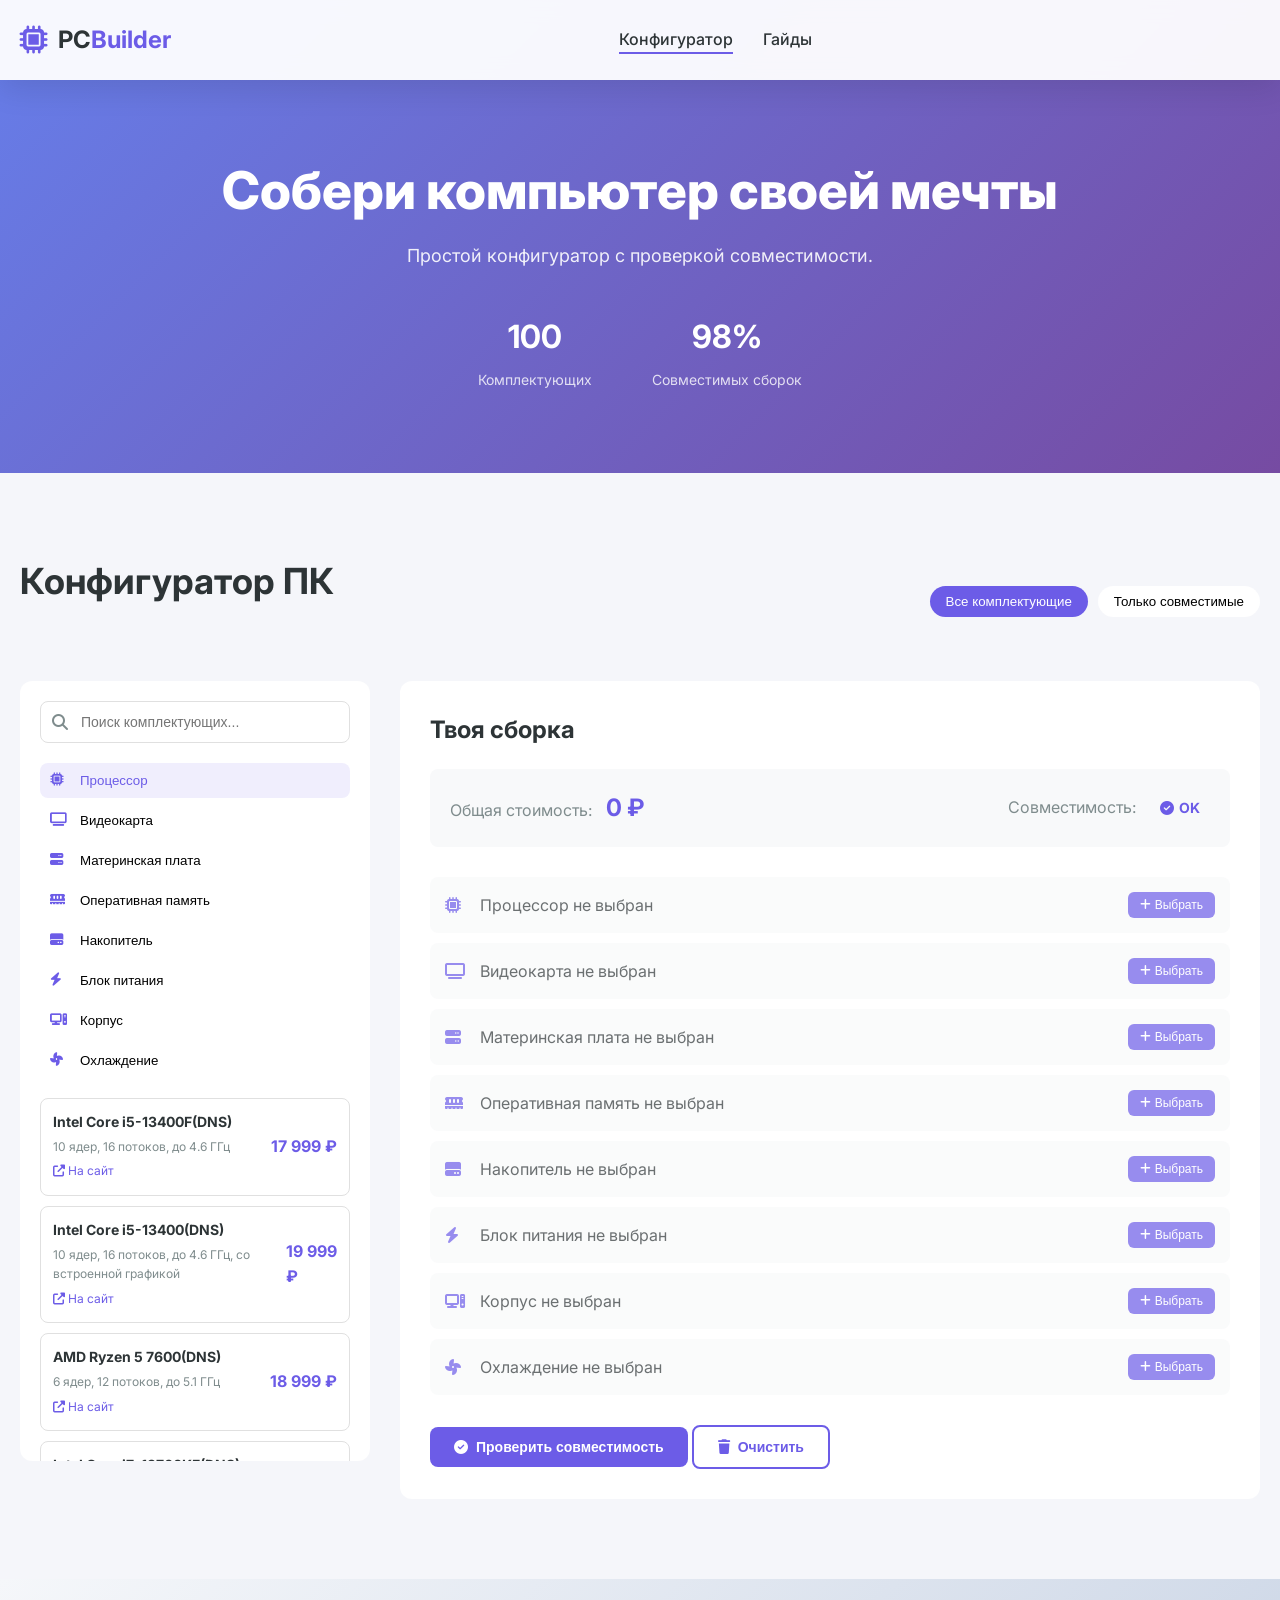
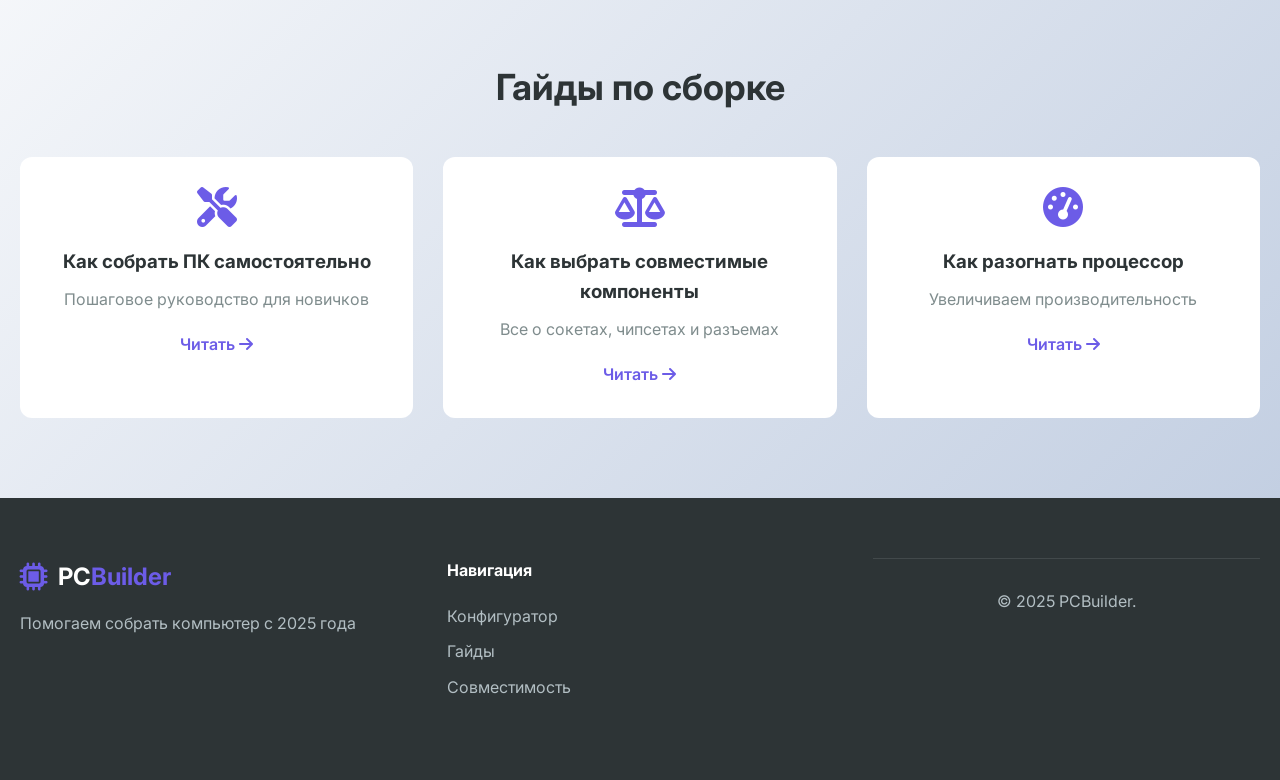
<file: сайт помощник вариант 1/index.html>
<!DOCTYPE html>
<html lang="ru">
<head>
    <meta charset="UTF-8">
    <meta name="viewport" content="width=device-width, initial-scale=1.0">
    <title>PC Builder | Собери свой компьютер</title>
    <link rel="preconnect" href="https://fonts.googleapis.com">
    <link rel="preconnect" href="https://fonts.gstatic.com" crossorigin>
    <link href="https://fonts.googleapis.com/css2?family=Inter:wght@400;500;600;700;800&display=swap" rel="stylesheet">
    <link rel="stylesheet" href="https://cdnjs.cloudflare.com/ajax/libs/font-awesome/6.4.0/css/all.min.css">
    
    <link rel="stylesheet" href="сайт помощник.css">
</head>
<body>
    <header class="header">
        <div class="container">
            <div class="header__inner">
                <div class="logo">
                    <i class="fas fa-microchip"></i>
                    <span>PC<span class="highlight">Builder</span></span>
                </div>
                
                <nav class="nav">
                    <ul class="nav__list">
                        <li><a href="#configurator" class="nav__link active">Конфигуратор</a></li>
                        <li><a href="#guides" class="nav__link">Гайды</a></li>
                    </ul>
                </nav>
                
                <div class="header__actions">
                        <span></span>
                        <span></span>
                        <span></span>
                    </button>
                </div>
            </div>
        </div>
    </header>

    <main>
        <section class="hero">
            <div class="container">
                <div class="hero__content">
                    <h1 class="hero__title">
                        Собери компьютер своей мечты
                    </h1>
                    <p class="hero__subtitle">
                        Простой конфигуратор с проверкой совместимости. 
                    </p>
                    <div class="hero__stats">
                        <div class="stat-item">
                            <span class="stat-number">100</span>
                            <span class="stat-label">Комплектующих</span>
                        </div>
                        <div class="stat-item">
                            <span class="stat-number">98%</span>
                            <span class="stat-label">Совместимых сборок</span>
                        </div>
                    </div>
                </div>
            </div>
        </section>
        <section id="configurator" class="configurator">
            <div class="container">
                <div class="configurator__header">
                    <h2 class="section-title">Конфигуратор ПК</h2>
                    <div class="configurator__tabs">
                        <button class="tab-btn active" data-tab="all">Все комплектующие</button>
                        <button class="tab-btn" data-tab="compatible">Только совместимые</button>
                    </div>
                </div>
                <div class="configurator__grid">
                    <div class="components-sidebar">
                        <div class="components-search">
                            <i class="fas fa-search"></i>
                            <input type="text" placeholder="Поиск комплектующих..." id="searchComponents">
                        </div>

                        <div class="components-categories">
                            <button class="category-btn active" data-category="cpu">
                                <i class="fas fa-microchip"></i>
                                Процессор
                            </button>
                            <button class="category-btn" data-category="gpu">
                                <i class="fas fa-tv"></i>
                                Видеокарта
                            </button>
                            <button class="category-btn" data-category="motherboard">
                                <i class="fas fa-server"></i>
                                Материнская плата
                            </button>
                            <button class="category-btn" data-category="ram">
                                <i class="fas fa-memory"></i>
                                Оперативная память
                            </button>
                            <button class="category-btn" data-category="storage">
                                <i class="fas fa-hdd"></i>
                                Накопитель
                            </button>
                            <button class="category-btn" data-category="psu">
                                <i class="fas fa-bolt"></i>
                                Блок питания
                            </button>
                            <button class="category-btn" data-category="case">
                                <i class="fas fa-computer"></i>
                                Корпус
                            </button>
                            <button class="category-btn" data-category="cooler">
                                <i class="fas fa-fan"></i>
                                Охлаждение
                            </button>
                        </div>
                        <div class="components-list" id="componentsList">
                        </div>
                    </div>
                    <div class="build-area">
                        <h3 class="build-area__title">Твоя сборка</h3>
                        
                        <div class="build-summary">
                            <div class="build-stats">
                                <div class="build-stat">
                                    <span class="build-stat__label">Общая стоимость:</span>
                                    <span class="build-stat__value" id="totalPrice">0 ₽</span>
                                </div>
                                <div class="build-stat">
                                    <span class="build-stat__label">Совместимость:</span>
                                    <span class="build-stat__value compatibility-badge" id="compatibilityStatus">
                                        <i class="fas fa-check-circle"></i> OK
                                    </span>
                                </div>
                            </div>
                        </div>

                        <div class="build-components" id="buildComponents">
                            <div class="build-component empty" data-category="cpu">
                                <div class="build-component__info">
                                    <i class="fas fa-microchip"></i>
                                    <span>Процессор не выбран</span>
                                </div>
                                <button class="btn-add" onclick="selectCategory('cpu')">
                                    <i class="fas fa-plus"></i> Выбрать
                                </button>
                            </div>

                            <div class="build-component empty" data-category="gpu">
                                <div class="build-component__info">
                                    <i class="fas fa-tv"></i>
                                    <span>Видеокарта не выбрана</span>
                                </div>
                                <button class="btn-add" onclick="selectCategory('gpu')">
                                    <i class="fas fa-plus"></i> Выбрать
                                </button>
                            </div>

                            <div class="build-component empty" data-category="motherboard">
                                <div class="build-component__info">
                                    <i class="fas fa-server"></i>
                                    <span>Материнская плата не выбрана</span>
                                </div>
                                <button class="btn-add" onclick="selectCategory('motherboard')">
                                    <i class="fas fa-plus"></i> Выбрать
                                </button>
                            </div>

                            <div class="build-component empty" data-category="ram">
                                <div class="build-component__info">
                                    <i class="fas fa-memory"></i>
                                    <span>Оперативная память не выбрана</span>
                                </div>
                                <button class="btn-add" onclick="selectCategory('ram')">
                                    <i class="fas fa-plus"></i> Выбрать
                                </button>
                            </div>

                            <div class="build-component empty" data-category="storage">
                                <div class="build-component__info">
                                    <i class="fas fa-hdd"></i>
                                    <span>Накопитель не выбран</span>
                                </div>
                                <button class="btn-add" onclick="selectCategory('storage')">
                                    <i class="fas fa-plus"></i> Выбрать
                                </button>
                            </div>

                            <div class="build-component empty" data-category="psu">
                                <div class="build-component__info">
                                    <i class="fas fa-bolt"></i>
                                    <span>Блок питания не выбран</span>
                                </div>
                                <button class="btn-add" onclick="selectCategory('psu')">
                                    <i class="fas fa-plus"></i> Выбрать
                                </button>
                            </div>

                            <div class="build-component empty" data-category="case">
                                <div class="build-component__info">
                                    <i class="fas fa-computer"></i>
                                    <span>Корпус не выбран</span>
                                </div>
                                <button class="btn-add" onclick="selectCategory('case')">
                                    <i class="fas fa-plus"></i> Выбрать
                                </button>
                            </div>

                            <div class="build-component empty" data-category="cooler">
                                <div class="build-component__info">
                                    <i class="fas fa-fan"></i>
                                    <span>Охлаждение не выбрано</span>
                                </div>
                                <button class="btn-add" onclick="selectCategory('cooler')">
                                    <i class="fas fa-plus"></i> Выбрать
                                </button>
                            </div>
                        </div>

                        <div class="build-actions">
                            <button class="btn btn--primary" id="checkCompatibility">
                                <i class="fas fa-check-circle"></i> Проверить совместимость
                            </button>
                            <button class="btn btn--outline" onclick="window.location.reload()">
                                <i class="fas fa-trash"></i> Очистить
                            </button>
                        </div>
                    </div>
                </div>
            </div>
        </section>
        <section id="guides" class="guides">
            <div class="container">
                <h2 class="section-title">Гайды по сборке</h2>
                <div class="guides__grid">
                    <div class="guide-card">
                        <i class="fas fa-tools guide-card__icon"></i>
                        <h3>Как собрать ПК самостоятельно</h3>
                        <p>Пошаговое руководство для новичков</p>
                        <a href="как собрать пк.html" class="guide-card__link">Читать <i class="fas fa-arrow-right"></i></a>
                    </div>
                    
                    <div class="guide-card">
                        <i class="fas fa-balance-scale guide-card__icon"></i>
                        <h3>Как выбрать совместимые компоненты</h3>
                        <p>Все о сокетах, чипсетах и разъемах</p>
                        <a href="как выбрать компоненты.html" class="guide-card__link">Читать <i class="fas fa-arrow-right"></i></a>
                    </div>
                    
                    <div class="guide-card">
                        <i class="fas fa-tachometer-alt guide-card__icon"></i>
                        <h3>Как разогнать процессор</h3>
                        <p>Увеличиваем производительность</p>
                        <a href="как разогнать процессор.html" class="guide-card__link">Читать <i class="fas fa-arrow-right"></i></a>
                    </div>
                </div>
            </div>
        </section>
    </main>
    <button class="back-to-top" id="backToTop">
        <i class="fas fa-arrow-up"></i>
    </button>
    <footer class="footer">
        <div class="container">
            <div class="footer__content">
                <div class="footer__info">
                    <div class="logo">
                        <i class="fas fa-microchip"></i>
                        <span>PC<span class="highlight">Builder</span></span>
                    </div>
                    <p>Помогаем собрать компьютер с 2025 года</p>
                </div>
                
                <div class="footer__links">
                    <h4>Навигация</h4>
                    <ul>
                        <li><a href="#configurator">Конфигуратор</a></li>
                        <li><a href="#guides">Гайды</a></li>
                        <li><a href="#compatibility">Совместимость</a></li>
                    </ul>
                </div>           
            <div class="footer__bottom">
                <p>&copy; 2025 PCBuilder.</p>
            </div>
        </div>
    </footer>

    <script src="data.js"></script>
    <script src="configurator.js"></script>
    <script src="script.js"></script>
</body>
</html>
</file>
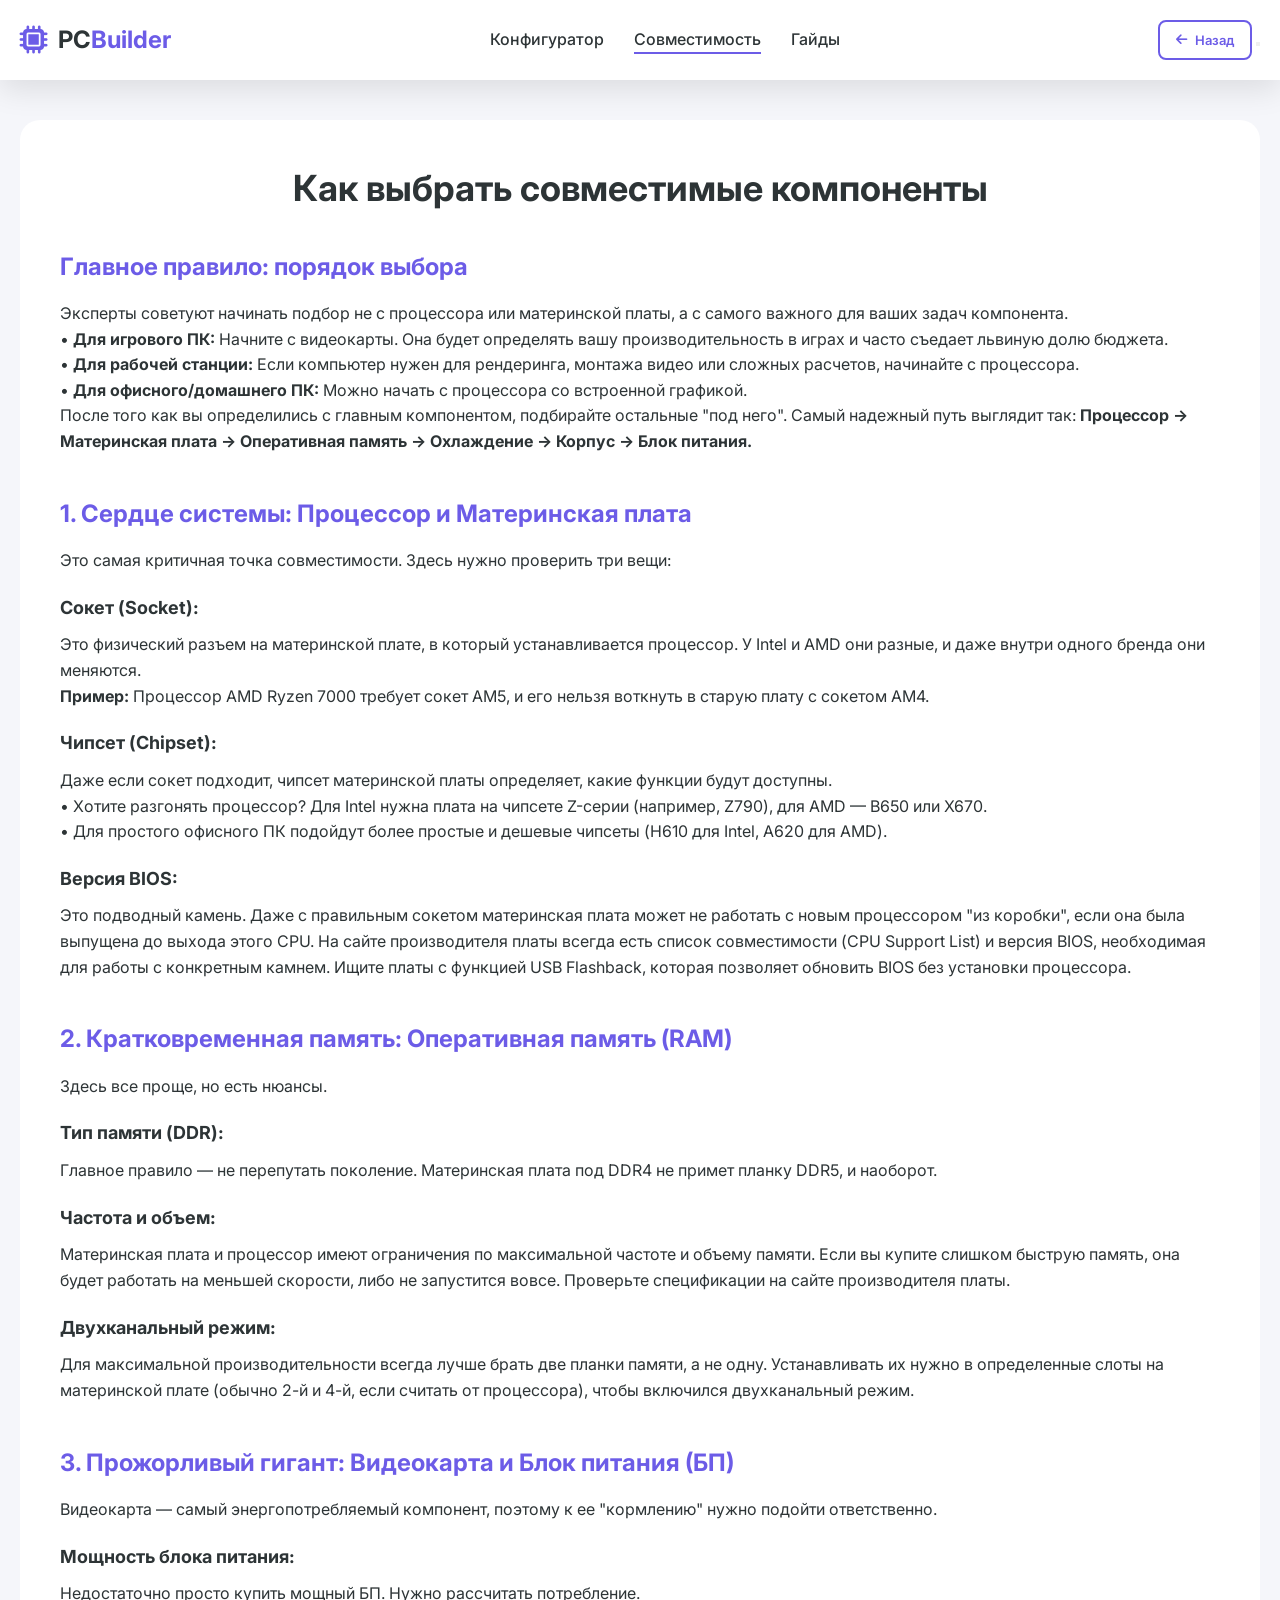
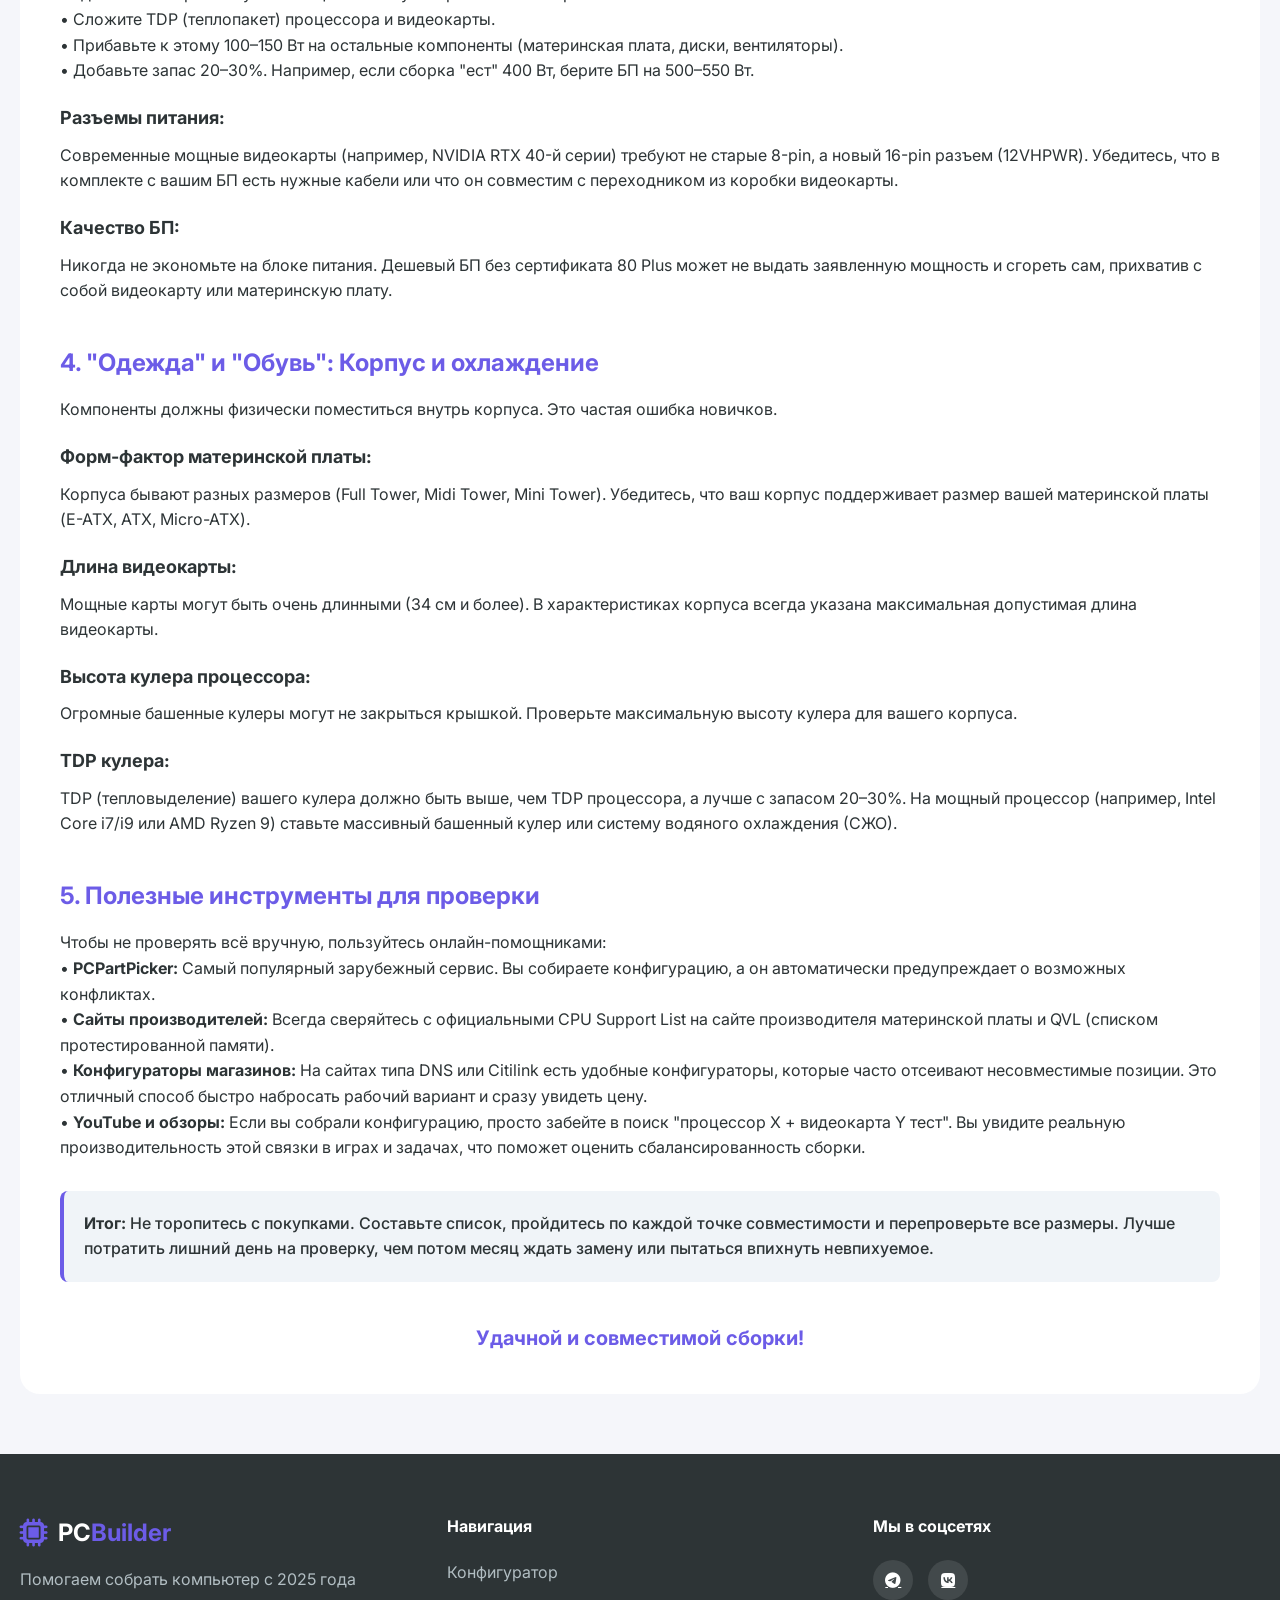
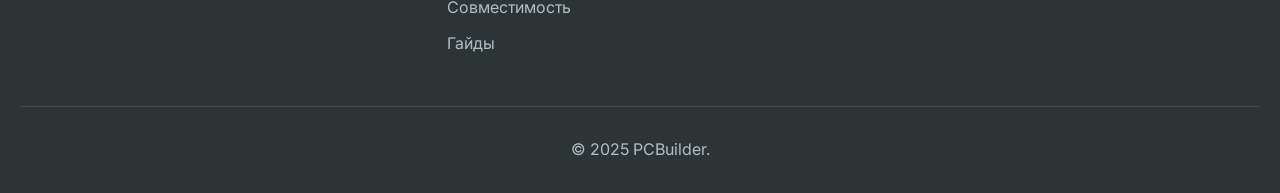
<file: сайт помощник вариант 1/как выбрать компоненты.html>
<!DOCTYPE html>
<html lang="ru">
<head>
    <meta charset="UTF-8">
    <meta name="viewport" content="width=device-width, initial-scale=1.0">
    <title>PC Builder | Как выбрать совместимые компоненты</title>
    
    <!-- Шрифты и иконки -->
    <link rel="preconnect" href="https://fonts.googleapis.com">
    <link rel="preconnect" href="https://fonts.gstatic.com" crossorigin>
    <link href="https://fonts.googleapis.com/css2?family=Inter:wght@400;500;600;700;800&display=swap" rel="stylesheet">
    <link rel="stylesheet" href="https://cdnjs.cloudflare.com/ajax/libs/font-awesome/6.4.0/css/all.min.css">
    
    <link rel="stylesheet" href="сайт помощник.css">
</head>
<body>
    <!-- Шапка -->
    <header class="header">
        <div class="container">
            <div class="header__inner">
                <div class="logo">
                    <i class="fas fa-microchip"></i>
                    <span>PC<span class="highlight">Builder</span></span>
                </div>
                
                <nav class="nav">
                    <ul class="nav__list">
                        <li><a href="помогатор.html#configurator" class="nav__link">Конфигуратор</a></li>
                        <li><a href="совместимость.html" class="nav__link active">Совместимость</a></li>
                        <li><a href="помогатор.html#guides" class="nav__link">Гайды</a></li>
                    </ul>
                </nav>
                
                <div class="header__actions">
                    <a href="помогатор.html" class="btn btn--small btn--outline">
                        <i class="fas fa-arrow-left"></i> Назад
                    </a>
                    <button class="burger">
                        <span></span>
                        <span></span>
                        <span></span>
                    </button>
                </div>
            </div>
        </div>
    </header>

    <main>
        <div class="container">
            <div style="margin-top: 120px; margin-bottom: 60px; background: white; padding: 40px; border-radius: 20px;">
                <h1 style="font-size: 36px; margin-bottom: 30px; text-align: center; color: #2D3436;">Как выбрать совместимые компоненты</h1>
                
                <h2 style="font-size: 24px; margin: 30px 0 15px; color: #6C5CE7;">Главное правило: порядок выбора</h2>
                <p>Эксперты советуют начинать подбор не с процессора или материнской платы, а с самого важного для ваших задач компонента.</p>
                
                <p>• <strong>Для игрового ПК:</strong> Начните с видеокарты. Она будет определять вашу производительность в играх и часто съедает львиную долю бюджета.</p>
                <p>• <strong>Для рабочей станции:</strong> Если компьютер нужен для рендеринга, монтажа видео или сложных расчетов, начинайте с процессора.</p>
                <p>• <strong>Для офисного/домашнего ПК:</strong> Можно начать с процессора со встроенной графикой.</p>
                
                <p>После того как вы определились с главным компонентом, подбирайте остальные "под него". Самый надежный путь выглядит так: <strong>Процессор → Материнская плата → Оперативная память → Охлаждение → Корпус → Блок питания.</strong></p>

                <h2 style="font-size: 24px; margin: 40px 0 15px; color: #6C5CE7;">1. Сердце системы: Процессор и Материнская плата</h2>
                <p>Это самая критичная точка совместимости. Здесь нужно проверить три вещи:</p>
                
                <h3 style="font-size: 18px; margin: 20px 0 10px;">Сокет (Socket):</h3>
                <p>Это физический разъем на материнской плате, в который устанавливается процессор. У Intel и AMD они разные, и даже внутри одного бренда они меняются.</p>
                <p><strong>Пример:</strong> Процессор AMD Ryzen 7000 требует сокет AM5, и его нельзя воткнуть в старую плату с сокетом AM4.</p>

                <h3 style="font-size: 18px; margin: 20px 0 10px;">Чипсет (Chipset):</h3>
                <p>Даже если сокет подходит, чипсет материнской платы определяет, какие функции будут доступны.</p>
                <p>• Хотите разгонять процессор? Для Intel нужна плата на чипсете Z-серии (например, Z790), для AMD — B650 или X670.</p>
                <p>• Для простого офисного ПК подойдут более простые и дешевые чипсеты (H610 для Intel, A620 для AMD).</p>

                <h3 style="font-size: 18px; margin: 20px 0 10px;">Версия BIOS:</h3>
                <p>Это подводный камень. Даже с правильным сокетом материнская плата может не работать с новым процессором "из коробки", если она была выпущена до выхода этого CPU. На сайте производителя платы всегда есть список совместимости (CPU Support List) и версия BIOS, необходимая для работы с конкретным камнем. Ищите платы с функцией USB Flashback, которая позволяет обновить BIOS без установки процессора.</p>

                <h2 style="font-size: 24px; margin: 40px 0 15px; color: #6C5CE7;">2. Кратковременная память: Оперативная память (RAM)</h2>
                <p>Здесь все проще, но есть нюансы.</p>
                
                <h3 style="font-size: 18px; margin: 20px 0 10px;">Тип памяти (DDR):</h3>
                <p>Главное правило — не перепутать поколение. Материнская плата под DDR4 не примет планку DDR5, и наоборот.</p>

                <h3 style="font-size: 18px; margin: 20px 0 10px;">Частота и объем:</h3>
                <p>Материнская плата и процессор имеют ограничения по максимальной частоте и объему памяти. Если вы купите слишком быструю память, она будет работать на меньшей скорости, либо не запустится вовсе. Проверьте спецификации на сайте производителя платы.</p>

                <h3 style="font-size: 18px; margin: 20px 0 10px;">Двухканальный режим:</h3>
                <p>Для максимальной производительности всегда лучше брать две планки памяти, а не одну. Устанавливать их нужно в определенные слоты на материнской плате (обычно 2-й и 4-й, если считать от процессора), чтобы включился двухканальный режим.</p>

                <h2 style="font-size: 24px; margin: 40px 0 15px; color: #6C5CE7;">3. Прожорливый гигант: Видеокарта и Блок питания (БП)</h2>
                <p>Видеокарта — самый энергопотребляемый компонент, поэтому к ее "кормлению" нужно подойти ответственно.</p>
                
                <h3 style="font-size: 18px; margin: 20px 0 10px;">Мощность блока питания:</h3>
                <p>Недостаточно просто купить мощный БП. Нужно рассчитать потребление.</p>
                <p>• Сложите TDP (теплопакет) процессора и видеокарты.</p>
                <p>• Прибавьте к этому 100–150 Вт на остальные компоненты (материнская плата, диски, вентиляторы).</p>
                <p>• Добавьте запас 20–30%. Например, если сборка "ест" 400 Вт, берите БП на 500–550 Вт.</p>

                <h3 style="font-size: 18px; margin: 20px 0 10px;">Разъемы питания:</h3>
                <p>Современные мощные видеокарты (например, NVIDIA RTX 40-й серии) требуют не старые 8-pin, а новый 16-pin разъем (12VHPWR). Убедитесь, что в комплекте с вашим БП есть нужные кабели или что он совместим с переходником из коробки видеокарты.</p>

                <h3 style="font-size: 18px; margin: 20px 0 10px;">Качество БП:</h3>
                <p>Никогда не экономьте на блоке питания. Дешевый БП без сертификата 80 Plus может не выдать заявленную мощность и сгореть сам, прихватив с собой видеокарту или материнскую плату.</p>

                <h2 style="font-size: 24px; margin: 40px 0 15px; color: #6C5CE7;">4. "Одежда" и "Обувь": Корпус и охлаждение</h2>
                <p>Компоненты должны физически поместиться внутрь корпуса. Это частая ошибка новичков.</p>
                
                <h3 style="font-size: 18px; margin: 20px 0 10px;">Форм-фактор материнской платы:</h3>
                <p>Корпуса бывают разных размеров (Full Tower, Midi Tower, Mini Tower). Убедитесь, что ваш корпус поддерживает размер вашей материнской платы (E-ATX, ATX, Micro-ATX).</p>

                <h3 style="font-size: 18px; margin: 20px 0 10px;">Длина видеокарты:</h3>
                <p>Мощные карты могут быть очень длинными (34 см и более). В характеристиках корпуса всегда указана максимальная допустимая длина видеокарты.</p>

                <h3 style="font-size: 18px; margin: 20px 0 10px;">Высота кулера процессора:</h3>
                <p>Огромные башенные кулеры могут не закрыться крышкой. Проверьте максимальную высоту кулера для вашего корпуса.</p>

                <h3 style="font-size: 18px; margin: 20px 0 10px;">TDP кулера:</h3>
                <p>TDP (тепловыделение) вашего кулера должно быть выше, чем TDP процессора, а лучше с запасом 20–30%. На мощный процессор (например, Intel Core i7/i9 или AMD Ryzen 9) ставьте массивный башенный кулер или систему водяного охлаждения (СЖО).</p>

                <h2 style="font-size: 24px; margin: 40px 0 15px; color: #6C5CE7;">5. Полезные инструменты для проверки</h2>
                <p>Чтобы не проверять всё вручную, пользуйтесь онлайн-помощниками:</p>
                
                <p>• <strong>PCPartPicker:</strong> Самый популярный зарубежный сервис. Вы собираете конфигурацию, а он автоматически предупреждает о возможных конфликтах.</p>
                <p>• <strong>Сайты производителей:</strong> Всегда сверяйтесь с официальными CPU Support List на сайте производителя материнской платы и QVL (списком протестированной памяти).</p>
                <p>• <strong>Конфигураторы магазинов:</strong> На сайтах типа DNS или Citilink есть удобные конфигураторы, которые часто отсеивают несовместимые позиции. Это отличный способ быстро набросать рабочий вариант и сразу увидеть цену.</p>
                <p>• <strong>YouTube и обзоры:</strong> Если вы собрали конфигурацию, просто забейте в поиск "процессор X + видеокарта Y тест". Вы увидите реальную производительность этой связки в играх и задачах, что поможет оценить сбалансированность сборки.</p>

                <div style="background: #f0f4f8; border-left: 4px solid #6C5CE7; padding: 20px; margin: 30px 0; border-radius: 8px;">
                    <p style="margin: 0; font-weight: 500;"> <strong>Итог:</strong> Не торопитесь с покупками. Составьте список, пройдитесь по каждой точке совместимости и перепроверьте все размеры. Лучше потратить лишний день на проверку, чем потом месяц ждать замену или пытаться впихнуть невпихуемое.</p>
                </div>
                
                <p style="font-size: 20px; font-weight: 700; text-align: center; margin-top: 40px; color: #6C5CE7;">Удачной и совместимой сборки! </p>
            </div>
        </div>
    </main>

    <!-- Подвал -->
    <footer class="footer">
        <div class="container">
            <div class="footer__content">
                <div class="footer__info">
                    <div class="logo">
                        <i class="fas fa-microchip"></i>
                        <span>PC<span class="highlight">Builder</span></span>
                    </div>
                    <p>Помогаем собрать компьютер с 2025 года</p>
                </div>
                
                <div class="footer__links">
                    <h4>Навигация</h4>
                    <ul>
                        <li><a href="помогатор.html#configurator">Конфигуратор</a></li>
                        <li><a href="совместимость.html">Совместимость</a></li>
                        <li><a href="помогатор.html#guides">Гайды</a></li>
                    </ul>
                </div>
                
                <div class="footer__social">
                    <h4>Мы в соцсетях</h4>
                    <div class="social-links">
                        <a href="#"><i class="fab fa-telegram"></i></a>
                        <a href="#"><i class="fab fa-vk"></i></a>
                    </div>
                </div>
            </div>
            
            <div class="footer__bottom">
                <p>&copy; 2025 PCBuilder.</p>
            </div>
        </div>
    </footer>

    <!-- Кнопка "Наверх" -->
    <button class="back-to-top" id="backToTop">
        <i class="fas fa-arrow-up"></i>
    </button>

    <script>
        // Кнопка наверх
        window.addEventListener('scroll', function() {
            const backToTop = document.getElementById('backToTop');
            if (window.scrollY > 300) {
                backToTop.classList.add('show');
            } else {
                backToTop.classList.remove('show');
            }
        });
        
        document.getElementById('backToTop').addEventListener('click', function() {
            window.scrollTo({ top: 0, behavior: 'smooth' });
        });
    </script>
</body>
</html>
</file>
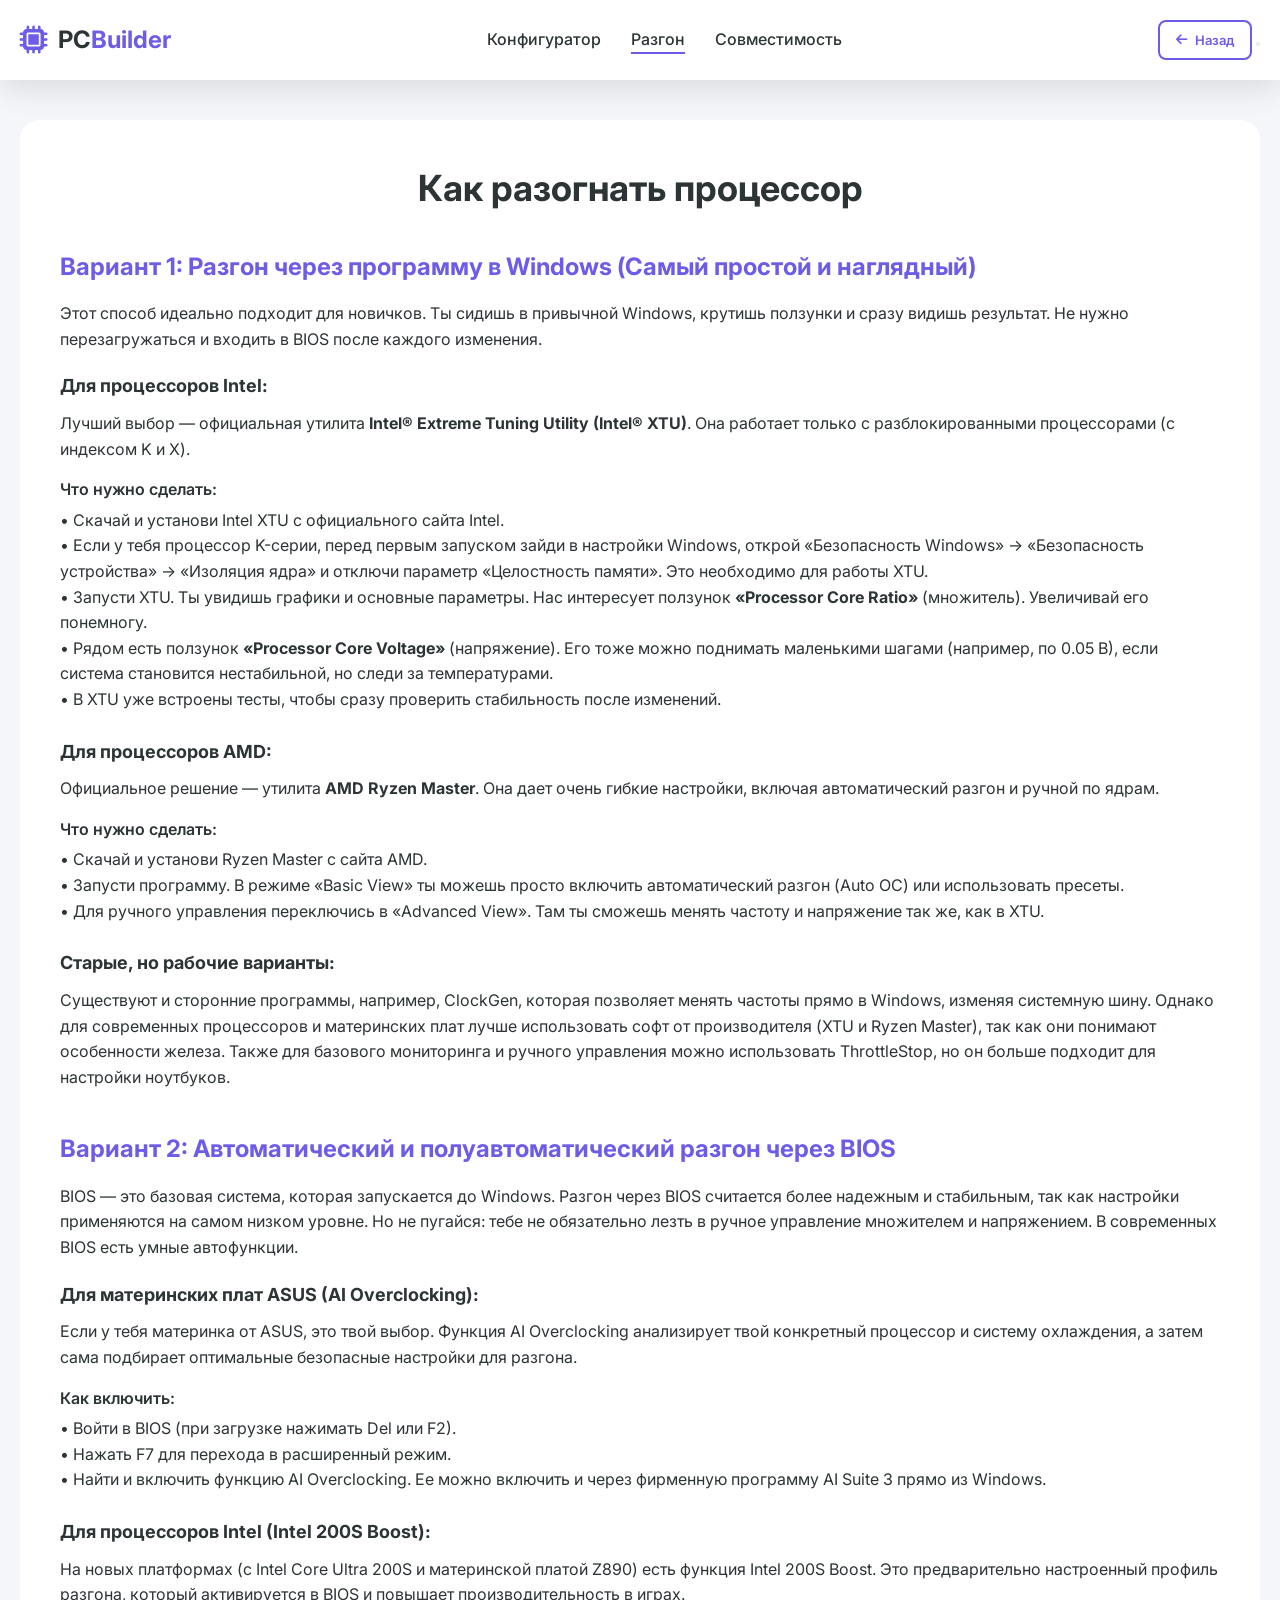
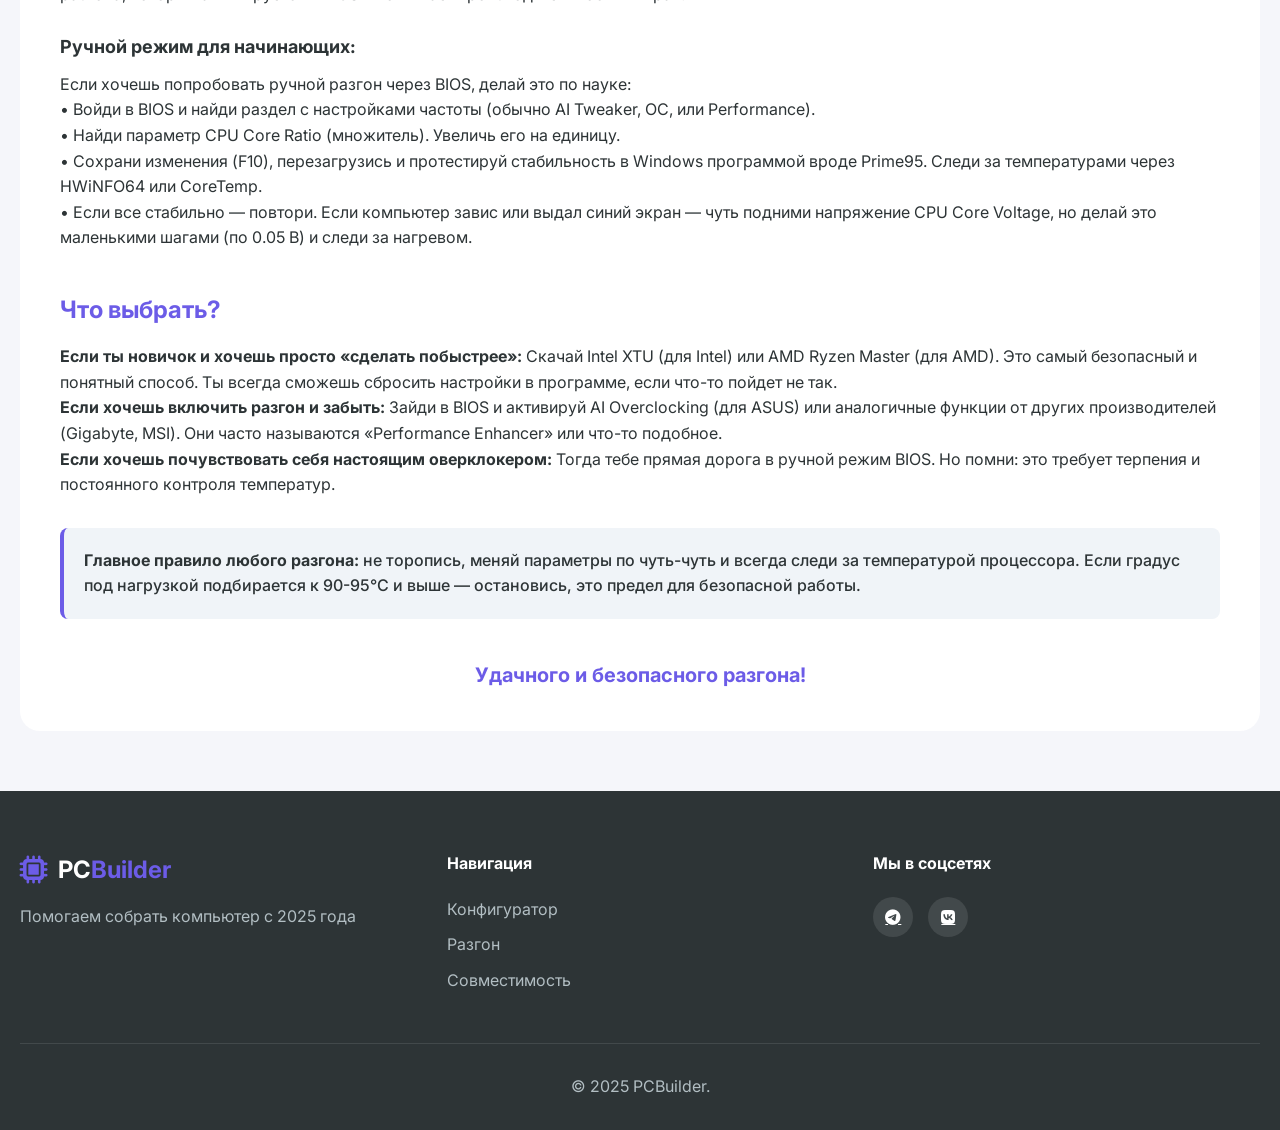
<file: сайт помощник вариант 1/как разогнать процессор.html>
<!DOCTYPE html>
<html lang="ru">
<head>
    <meta charset="UTF-8">
    <meta name="viewport" content="width=device-width, initial-scale=1.0">
    <title>PC Builder | Как разогнать процессор?</title>
    
    <!-- Шрифты и иконки -->
    <link rel="preconnect" href="https://fonts.googleapis.com">
    <link rel="preconnect" href="https://fonts.gstatic.com" crossorigin>
    <link href="https://fonts.googleapis.com/css2?family=Inter:wght@400;500;600;700;800&display=swap" rel="stylesheet">
    <link rel="stylesheet" href="https://cdnjs.cloudflare.com/ajax/libs/font-awesome/6.4.0/css/all.min.css">
    
    <link rel="stylesheet" href="сайт помощник.css">
</head>
<body>
    <!-- Шапка -->
    <header class="header">
        <div class="container">
            <div class="header__inner">
                <div class="logo">
                    <i class="fas fa-microchip"></i>
                    <span>PC<span class="highlight">Builder</span></span>
                </div>
                
                <nav class="nav">
                    <ul class="nav__list">
                        <li><a href="помогатор.html#configurator" class="nav__link">Конфигуратор</a></li>
                        <li><a href="разгон.html" class="nav__link active">Разгон</a></li>
                        <li><a href="помогатор.html#compatibility" class="nav__link">Совместимость</a></li>
                    </ul>
                </nav>
                
                <div class="header__actions">
                    <a href="помогатор.html" class="btn btn--small btn--outline">
                        <i class="fas fa-arrow-left"></i> Назад
                    </a>
                    <button class="burger">
                        <span></span>
                        <span></span>
                        <span></span>
                    </button>
                </div>
            </div>
        </div>
    </header>

    <main>
        <div class="container">
            <div style="margin-top: 120px; margin-bottom: 60px; background: white; padding: 40px; border-radius: 20px;">
                <h1 style="font-size: 36px; margin-bottom: 30px; text-align: center; color: #2D3436;">Как разогнать процессор</h1>
                
                <h2 style="font-size: 24px; margin: 30px 0 15px; color: #6C5CE7;">Вариант 1: Разгон через программу в Windows (Самый простой и наглядный)</h2>
                <p>Этот способ идеально подходит для новичков. Ты сидишь в привычной Windows, крутишь ползунки и сразу видишь результат. Не нужно перезагружаться и входить в BIOS после каждого изменения.</p>
                
                <h3 style="font-size: 18px; margin: 20px 0 10px;">Для процессоров Intel:</h3>
                <p>Лучший выбор — официальная утилита <strong>Intel® Extreme Tuning Utility (Intel® XTU)</strong>. Она работает только с разблокированными процессорами (с индексом K и X).</p>
                
                <h4 style="font-size: 16px; margin: 15px 0 5px; font-weight: 600;">Что нужно сделать:</h4>
                <p>• Скачай и установи Intel XTU с официального сайта Intel.</p>
                <p>• Если у тебя процессор K-серии, перед первым запуском зайди в настройки Windows, открой «Безопасность Windows» -> «Безопасность устройства» -> «Изоляция ядра» и отключи параметр «Целостность памяти». Это необходимо для работы XTU.</p>
                <p>• Запусти XTU. Ты увидишь графики и основные параметры. Нас интересует ползунок <strong>«Processor Core Ratio»</strong> (множитель). Увеличивай его понемногу.</p>
                <p>• Рядом есть ползунок <strong>«Processor Core Voltage»</strong> (напряжение). Его тоже можно поднимать маленькими шагами (например, по 0.05 В), если система становится нестабильной, но следи за температурами.</p>
                <p>• В XTU уже встроены тесты, чтобы сразу проверить стабильность после изменений.</p>

                <h3 style="font-size: 18px; margin: 25px 0 10px;">Для процессоров AMD:</h3>
                <p>Официальное решение — утилита <strong>AMD Ryzen Master</strong>. Она дает очень гибкие настройки, включая автоматический разгон и ручной по ядрам.</p>
                
                <h4 style="font-size: 16px; margin: 15px 0 5px; font-weight: 600;">Что нужно сделать:</h4>
                <p>• Скачай и установи Ryzen Master с сайта AMD.</p>
                <p>• Запусти программу. В режиме «Basic View» ты можешь просто включить автоматический разгон (Auto OC) или использовать пресеты.</p>
                <p>• Для ручного управления переключись в «Advanced View». Там ты сможешь менять частоту и напряжение так же, как в XTU.</p>

                <h3 style="font-size: 18px; margin: 25px 0 10px;">Старые, но рабочие варианты:</h3>
                <p>Существуют и сторонние программы, например, ClockGen, которая позволяет менять частоты прямо в Windows, изменяя системную шину. Однако для современных процессоров и материнских плат лучше использовать софт от производителя (XTU и Ryzen Master), так как они понимают особенности железа. Также для базового мониторинга и ручного управления можно использовать ThrottleStop, но он больше подходит для настройки ноутбуков.</p>

                <h2 style="font-size: 24px; margin: 40px 0 15px; color: #6C5CE7;">Вариант 2: Автоматический и полуавтоматический разгон через BIOS</h2>
                <p>BIOS — это базовая система, которая запускается до Windows. Разгон через BIOS считается более надежным и стабильным, так как настройки применяются на самом низком уровне. Но не пугайся: тебе не обязательно лезть в ручное управление множителем и напряжением. В современных BIOS есть умные автофункции.</p>

                <h3 style="font-size: 18px; margin: 20px 0 10px;">Для материнских плат ASUS (AI Overclocking):</h3>
                <p>Если у тебя материнка от ASUS, это твой выбор. Функция AI Overclocking анализирует твой конкретный процессор и систему охлаждения, а затем сама подбирает оптимальные безопасные настройки для разгона.</p>
                
                <h4 style="font-size: 16px; margin: 15px 0 5px; font-weight: 600;">Как включить:</h4>
                <p>• Войти в BIOS (при загрузке нажимать Del или F2).</p>
                <p>• Нажать F7 для перехода в расширенный режим.</p>
                <p>• Найти и включить функцию AI Overclocking. Ее можно включить и через фирменную программу AI Suite 3 прямо из Windows.</p>

                <h3 style="font-size: 18px; margin: 25px 0 10px;">Для процессоров Intel (Intel 200S Boost):</h3>
                <p>На новых платформах (с Intel Core Ultra 200S и материнской платой Z890) есть функция Intel 200S Boost. Это предварительно настроенный профиль разгона, который активируется в BIOS и повышает производительность в играх.</p>

                <h3 style="font-size: 18px; margin: 25px 0 10px;">Ручной режим для начинающих:</h3>
                <p>Если хочешь попробовать ручной разгон через BIOS, делай это по науке:</p>
                <p>• Войди в BIOS и найди раздел с настройками частоты (обычно AI Tweaker, OC, или Performance).</p>
                <p>• Найди параметр CPU Core Ratio (множитель). Увеличь его на единицу.</p>
                <p>• Сохрани изменения (F10), перезагрузись и протестируй стабильность в Windows программой вроде Prime95. Следи за температурами через HWiNFO64 или CoreTemp.</p>
                <p>• Если все стабильно — повтори. Если компьютер завис или выдал синий экран — чуть подними напряжение CPU Core Voltage, но делай это маленькими шагами (по 0.05 В) и следи за нагревом.</p>

                <h2 style="font-size: 24px; margin: 40px 0 15px; color: #6C5CE7;">Что выбрать?</h2>
                <p> <strong>Если ты новичок и хочешь просто «сделать побыстрее»:</strong> Скачай Intel XTU (для Intel) или AMD Ryzen Master (для AMD). Это самый безопасный и понятный способ. Ты всегда сможешь сбросить настройки в программе, если что-то пойдет не так.</p>
                <p> <strong>Если хочешь включить разгон и забыть:</strong> Зайди в BIOS и активируй AI Overclocking (для ASUS) или аналогичные функции от других производителей (Gigabyte, MSI). Они часто называются «Performance Enhancer» или что-то подобное.</p>
                <p> <strong>Если хочешь почувствовать себя настоящим оверклокером:</strong> Тогда тебе прямая дорога в ручной режим BIOS. Но помни: это требует терпения и постоянного контроля температур.</p>

                <div style="background: #f0f4f8; border-left: 4px solid #6C5CE7; padding: 20px; margin: 30px 0; border-radius: 8px;">
                    <p style="margin: 0; font-weight: 500;"> <strong>Главное правило любого разгона:</strong> не торопись, меняй параметры по чуть-чуть и всегда следи за температурой процессора. Если градус под нагрузкой подбирается к 90-95°C и выше — остановись, это предел для безопасной работы.</p>
                </div>
                
                <p style="font-size: 20px; font-weight: 700; text-align: center; margin-top: 40px; color: #6C5CE7;">Удачного и безопасного разгона! </p>
            </div>
        </div>
    </main>

    <!-- Подвал -->
    <footer class="footer">
        <div class="container">
            <div class="footer__content">
                <div class="footer__info">
                    <div class="logo">
                        <i class="fas fa-microchip"></i>
                        <span>PC<span class="highlight">Builder</span></span>
                    </div>
                    <p>Помогаем собрать компьютер с 2025 года</p>
                </div>
                
                <div class="footer__links">
                    <h4>Навигация</h4>
                    <ul>
                        <li><a href="помогатор.html#configurator">Конфигуратор</a></li>
                        <li><a href="разгон.html">Разгон</a></li>
                        <li><a href="помогатор.html#compatibility">Совместимость</a></li>
                    </ul>
                </div>
                
                <div class="footer__social">
                    <h4>Мы в соцсетях</h4>
                    <div class="social-links">
                        <a href="#"><i class="fab fa-telegram"></i></a>
                        <a href="#"><i class="fab fa-vk"></i></a>
                    </div>
                </div>
            </div>
            
            <div class="footer__bottom">
                <p>&copy; 2025 PCBuilder.</p>
            </div>
        </div>
    </footer>

    <!-- Кнопка "Наверх" -->
    <button class="back-to-top" id="backToTop">
        <i class="fas fa-arrow-up"></i>
    </button>

    <script>
        // Кнопка наверх
        window.addEventListener('scroll', function() {
            const backToTop = document.getElementById('backToTop');
            if (window.scrollY > 300) {
                backToTop.classList.add('show');
            } else {
                backToTop.classList.remove('show');
            }
        });
        
        document.getElementById('backToTop').addEventListener('click', function() {
            window.scrollTo({ top: 0, behavior: 'smooth' });
        });
    </script>
</body>
</html>
</file>
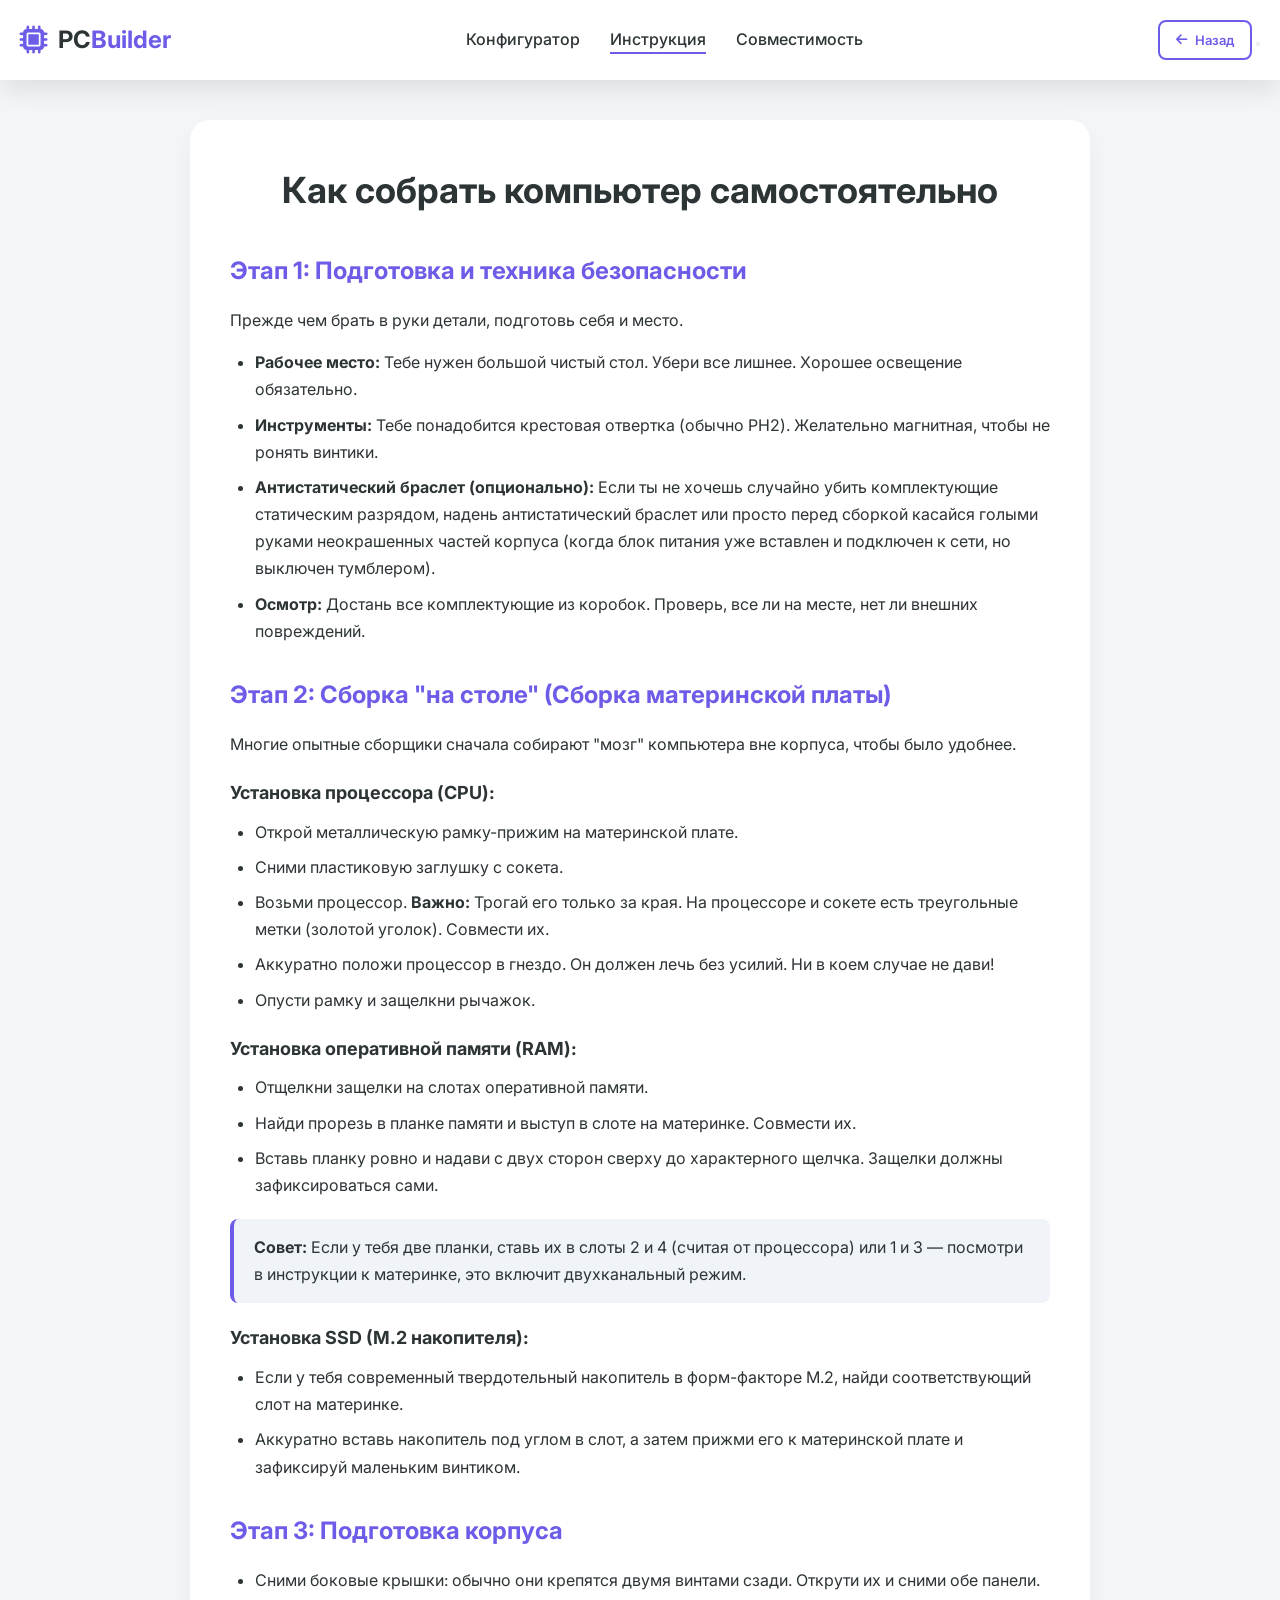
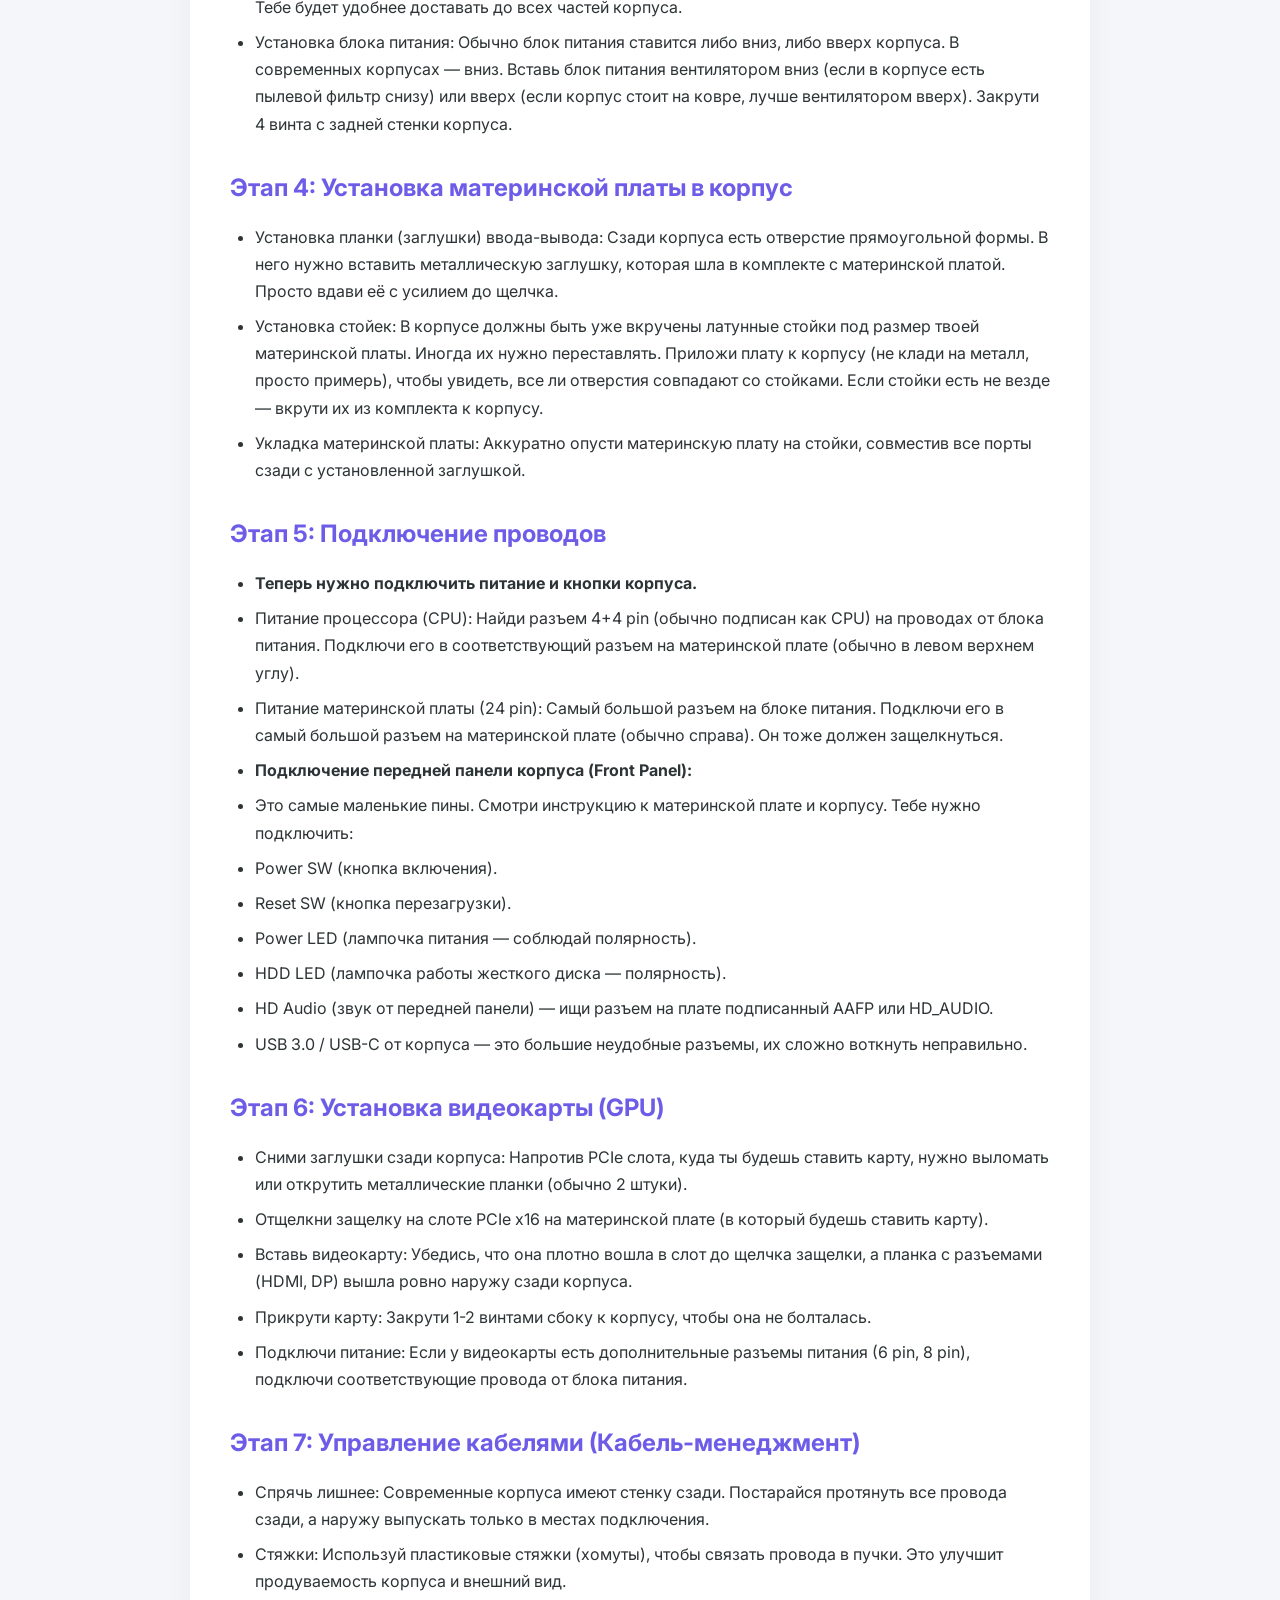
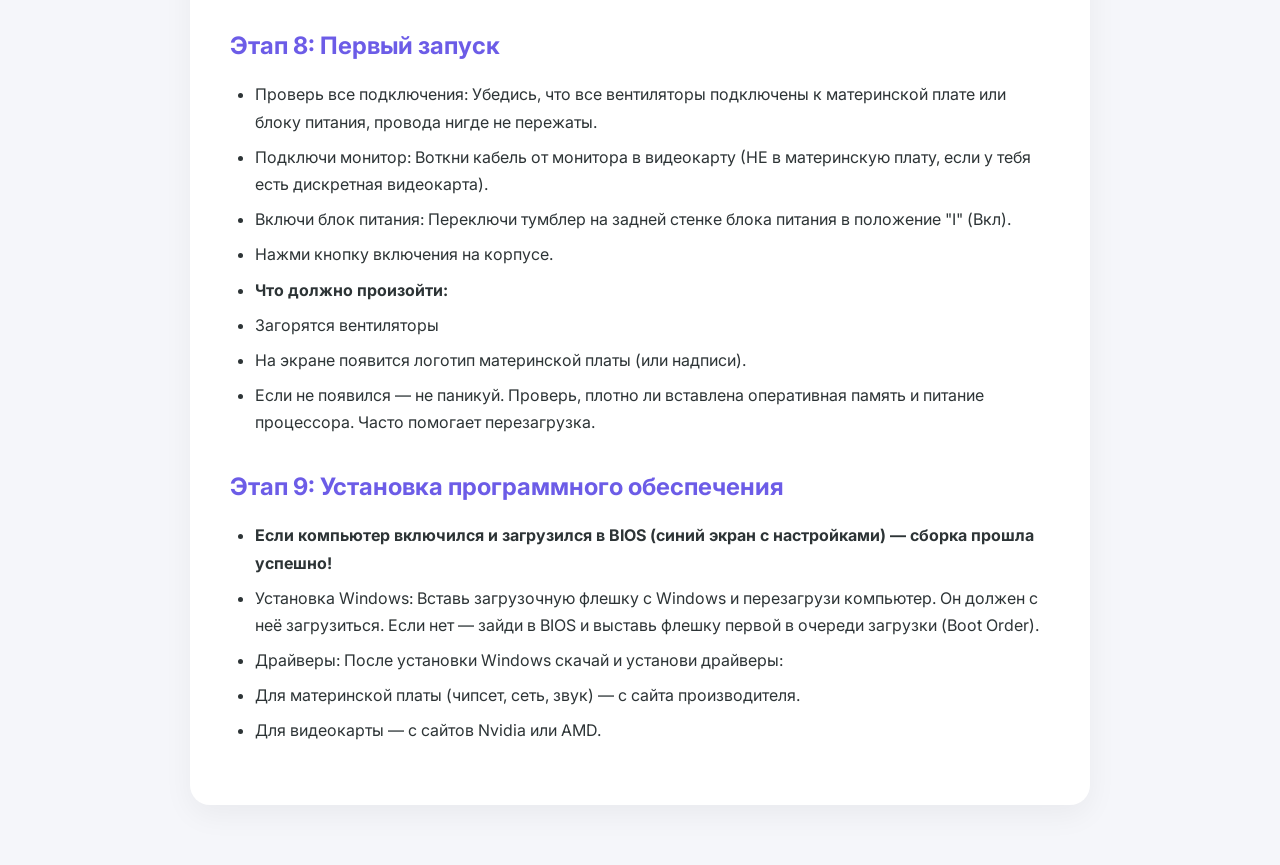
<file: сайт помощник вариант 1/как собрать пк.html>
<!DOCTYPE html>
<html lang="ru">
<head>
    <meta charset="UTF-8">
    <meta name="viewport" content="width=device-width, initial-scale=1.0">
    <title>PC Builder | Как собрать компьютер?</title>
    <link rel="preconnect" href="https://fonts.googleapis.com">
    <link rel="preconnect" href="https://fonts.gstatic.com" crossorigin>
    <link href="https://fonts.googleapis.com/css2?family=Inter:wght@400;500;600;700;800&display=swap" rel="stylesheet">
    <link rel="stylesheet" href="https://cdnjs.cloudflare.com/ajax/libs/font-awesome/6.4.0/css/all.min.css">
    <link rel="stylesheet" href="сайт помощник.css">
    <style>
        .instruction-content {
            max-width: 900px;
            margin: 120px auto 60px;
            padding: 40px;
            background: white;
            border-radius: 20px;
            box-shadow: 0 10px 30px rgba(0,0,0,0.05);
            line-height: 1.7;
        }
        
        .instruction-content h1 {
            font-size: 36px;
            margin-bottom: 30px;
            color: #2d3436;
            text-align: center;
        }
        
        .instruction-content h2 {
            font-size: 24px;
            margin: 30px 0 15px;
            color: #6c5ce7;
        }
        
        .instruction-content h3 {
            font-size: 18px;
            margin: 20px 0 10px;
            color: #2d3436;
        }
        
        .instruction-content p {
            margin-bottom: 15px;
            color: #2d3436;
        }
        
        .instruction-content ul, 
        .instruction-content ol {
            margin-bottom: 20px;
            padding-left: 25px;
        }
        
        .instruction-content li {
            margin-bottom: 8px;
        }
        
        .instruction-content strong {
            color: #2d3436;
        }
        
        .instruction-content .tip {
            background: #f0f4f8;
            border-left: 4px solid #6c5ce7;
            padding: 15px 20px;
            border-radius: 8px;
            margin: 20px 0;
        }
        
        .instruction-content .warning {
            background: #fff3cd;
            border-left: 4px solid #ffc107;
            padding: 15px 20px;
            border-radius: 8px;
            margin: 20px 0;
        }
        
        .instruction-content .success {
            background: #d4edda;
            border-left: 4px solid #28a745;
            padding: 20px;
            border-radius: 8px;
            text-align: center;
            font-size: 18px;
            font-weight: 600;
            margin-top: 30px;
        }
        
        @media (max-width: 768px) {
            .instruction-content {
                padding: 25px;
                margin: 100px 15px 40px;
            }
            
            .instruction-content h1 {
                font-size: 28px;
            }
            
            .instruction-content h2 {
                font-size: 20px;
            }
        }
    </style>
</head>
<body>
    <header class="header">
        <div class="container">
            <div class="header__inner">
                <div class="logo">
                    <i class="fas fa-microchip"></i>
                    <span>PC<span class="highlight">Builder</span></span>
                </div>
                
                <nav class="nav">
                    <ul class="nav__list">
                        <li><a href="помогатор.html#configurator" class="nav__link">Конфигуратор</a></li>
                        <li><a href="как собрать комп.html" class="nav__link active">Инструкция</a></li>
                        <li><a href="помогатор.html#compatibility" class="nav__link">Совместимость</a></li>
                    </ul>
                </nav>
                
                <div class="header__actions">
                    <a href="помогатор.html" class="btn btn--small btn--outline">
                        <i class="fas fa-arrow-left"></i> Назад
                    </a>
                    <button class="burger">
                        <span></span>
                        <span></span>
                        <span></span>
                    </button>
                </div>
            </div>
        </div>
    </header>
    <main>
        <div class="instruction-content">
            <h1>Как собрать компьютер самостоятельно</h1>
            
            <h2>Этап 1: Подготовка и техника безопасности</h2>
            <p>Прежде чем брать в руки детали, подготовь себя и место.</p>
            <ul>
                <li><strong>Рабочее место:</strong> Тебе нужен большой чистый стол. Убери все лишнее. Хорошее освещение обязательно.</li>
                <li><strong>Инструменты:</strong> Тебе понадобится крестовая отвертка (обычно PH2). Желательно магнитная, чтобы не ронять винтики.</li>
                <li><strong>Антистатический браслет (опционально):</strong> Если ты не хочешь случайно убить комплектующие статическим разрядом, надень антистатический браслет или просто перед сборкой касайся голыми руками неокрашенных частей корпуса (когда блок питания уже вставлен и подключен к сети, но выключен тумблером).</li>
                <li><strong>Осмотр:</strong> Достань все комплектующие из коробок. Проверь, все ли на месте, нет ли внешних повреждений.</li>
            </ul>

            <h2>Этап 2: Сборка "на столе" (Сборка материнской платы)</h2>
            <p>Многие опытные сборщики сначала собирают "мозг" компьютера вне корпуса, чтобы было удобнее.</p>
            
            <h3>Установка процессора (CPU):</h3>
            <ul>
                <li>Открой металлическую рамку-прижим на материнской плате.</li>
                <li>Сними пластиковую заглушку с сокета.</li>
                <li>Возьми процессор. <strong>Важно:</strong> Трогай его только за края. На процессоре и сокете есть треугольные метки (золотой уголок). Совмести их.</li>
                <li>Аккуратно положи процессор в гнездо. Он должен лечь без усилий. Ни в коем случае не дави!</li>
                <li>Опусти рамку и защелкни рычажок.</li>
            </ul>

            <h3>Установка оперативной памяти (RAM):</h3>
            <ul>
                <li>Отщелкни защелки на слотах оперативной памяти.</li>
                <li>Найди прорезь в планке памяти и выступ в слоте на материнке. Совмести их.</li>
                <li>Вставь планку ровно и надави с двух сторон сверху до характерного щелчка. Защелки должны зафиксироваться сами.</li>
            </ul>
            
            <div class="tip">
                 <strong>Совет:</strong> Если у тебя две планки, ставь их в слоты 2 и 4 (считая от процессора) или 1 и 3 — посмотри в инструкции к материнке, это включит двухканальный режим.
            </div>

            <h3>Установка SSD (M.2 накопителя):</h3>
            <ul>
                <li>Если у тебя современный твердотельный накопитель в форм-факторе M.2, найди соответствующий слот на материнке.</li>
                <li>Аккуратно вставь накопитель под углом в слот, а затем прижми его к материнской плате и зафиксируй маленьким винтиком.</li>
            </ul>

            <h2>Этап 3: Подготовка корпуса</h2>
            <ul>
                <li>Сними боковые крышки: обычно они крепятся двумя винтами сзади. Открути их и сними обе панели. Тебе будет удобнее доставать до всех частей корпуса.</li>
                <li>Установка блока питания:
                    Обычно блок питания ставится либо вниз, либо вверх корпуса. В современных корпусах — вниз.
                    Вставь блок питания вентилятором вниз (если в корпусе есть пылевой фильтр снизу) или вверх (если корпус стоит на ковре, лучше вентилятором вверх).
                    Закрути 4 винта с задней стенки корпуса.
                </li>
                </ul>
            <h2>Этап 4: Установка материнской платы в корпус</h2>
            <ul>
                <li>Установка планки (заглушки) ввода-вывода: Сзади корпуса есть отверстие прямоугольной формы.
                    В него нужно вставить металлическую заглушку, которая шла в комплекте с материнской платой. 
                    Просто вдави её с усилием до щелчка.</li>
                <li>Установка стойек: В корпусе должны быть уже вкручены латунные стойки под размер твоей материнской платы. 
                    Иногда их нужно переставлять. Приложи плату к корпусу (не клади на металл, просто примерь), чтобы увидеть, все ли отверстия совпадают со стойками. 
                    Если стойки есть не везде — вкрути их из комплекта к корпусу.</li>
                <li>Укладка материнской платы: Аккуратно опусти материнскую плату на стойки, совместив все порты сзади с установленной заглушкой.</li>
            </ul>
            <h2>Этап 5: Подключение проводов</h2>
            <ul>
                <li><strong>Теперь нужно подключить питание и кнопки корпуса.</strong></li>
                <li>Питание процессора (CPU): Найди разъем 4+4 pin (обычно подписан как CPU) на проводах от блока питания. 
                    Подключи его в соответствующий разъем на материнской плате (обычно в левом верхнем углу).</li>
                <li>Питание материнской платы (24 pin): Самый большой разъем на блоке питания. Подключи его в самый большой разъем на материнской плате (обычно справа). 
                    Он тоже должен защелкнуться.</li>
                    <li><strong>Подключение передней панели корпуса (Front Panel):</strong></li>
                    <li>Это самые маленькие пины. Смотри инструкцию к материнской плате и корпусу. Тебе нужно подключить:</li>
                    <li>Power SW (кнопка включения).</li>
                    <li>Reset SW (кнопка перезагрузки).</li>
                    <li>Power LED (лампочка питания — соблюдай полярность).</li>
                    <li>HDD LED (лампочка работы жесткого диска — полярность).</li>
                    <li>HD Audio (звук от передней панели) — ищи разъем на плате подписанный AAFP или HD_AUDIO.</li>
                    <li>USB 3.0 / USB-C от корпуса — это большие неудобные разъемы, их сложно воткнуть неправильно.</li>
            </ul>
            <h2>Этап 6: Установка видеокарты (GPU)</h2>
            <ul>
                <li>Сними заглушки сзади корпуса: Напротив PCIe слота, куда ты будешь ставить карту, нужно выломать или открутить металлические планки (обычно 2 штуки).</li>
                <li>Отщелкни защелку на слоте PCIe x16 на материнской плате (в который будешь ставить карту).</li>
                <li>Вставь видеокарту: Убедись, что она плотно вошла в слот до щелчка защелки, а планка с разъемами (HDMI, DP) вышла ровно наружу сзади корпуса.</li>
                <li>Прикрути карту: Закрути 1-2 винтами сбоку к корпусу, чтобы она не болталась.</li>
                <li>Подключи питание: Если у видеокарты есть дополнительные разъемы питания (6 pin, 8 pin), подключи соответствующие провода от блока питания.</li>
            </ul>
            <h2>Этап 7: Управление кабелями (Кабель-менеджмент)</h2>
            <ul>
                <li>Спрячь лишнее: Современные корпуса имеют стенку сзади. Постарайся протянуть все провода сзади, а наружу выпускать только в местах подключения.</li>
                <li>Стяжки: Используй пластиковые стяжки (хомуты), чтобы связать провода в пучки. Это улучшит продуваемость корпуса и внешний вид.</li>
            </ul>
            <h2>Этап 8: Первый запуск</h2>
            <ul>
                <li>Проверь все подключения: Убедись, что все вентиляторы подключены к материнской плате или блоку питания, провода нигде не пережаты.</li>
                <li>Подключи монитор: Воткни кабель от монитора в видеокарту (НЕ в материнскую плату, если у тебя есть дискретная видеокарта).</li>
                <li>Включи блок питания: Переключи тумблер на задней стенке блока питания в положение "I" (Вкл).</li>
                <li>Нажми кнопку включения на корпусе.</li>
                <li><strong>Что должно произойти:</strong></li>
                <li>Загорятся вентиляторы</li>
                <li>На экране появится логотип материнской платы (или надписи).</li>
                <li>Если не появился — не паникуй. Проверь, плотно ли вставлена оперативная память и питание процессора. Часто помогает перезагрузка.</li>
            </ul>
            <h2>Этап 9: Установка программного обеспечения</h2>
            <ul>
                <li><strong>Если компьютер включился и загрузился в BIOS (синий экран с настройками) — сборка прошла успешно!</strong></li>
                <li>Установка Windows: Вставь загрузочную флешку с Windows и перезагрузи компьютер. Он должен с неё загрузиться. Если нет — зайди в BIOS и выставь флешку первой в очереди загрузки (Boot Order).</li>
                <li>Драйверы: После установки Windows скачай и установи драйверы:</li>
                <li>Для материнской платы (чипсет, сеть, звук) — с сайта производителя.</li>
                <li>Для видеокарты — с сайтов Nvidia или AMD.</li>
            </ul>
</file>
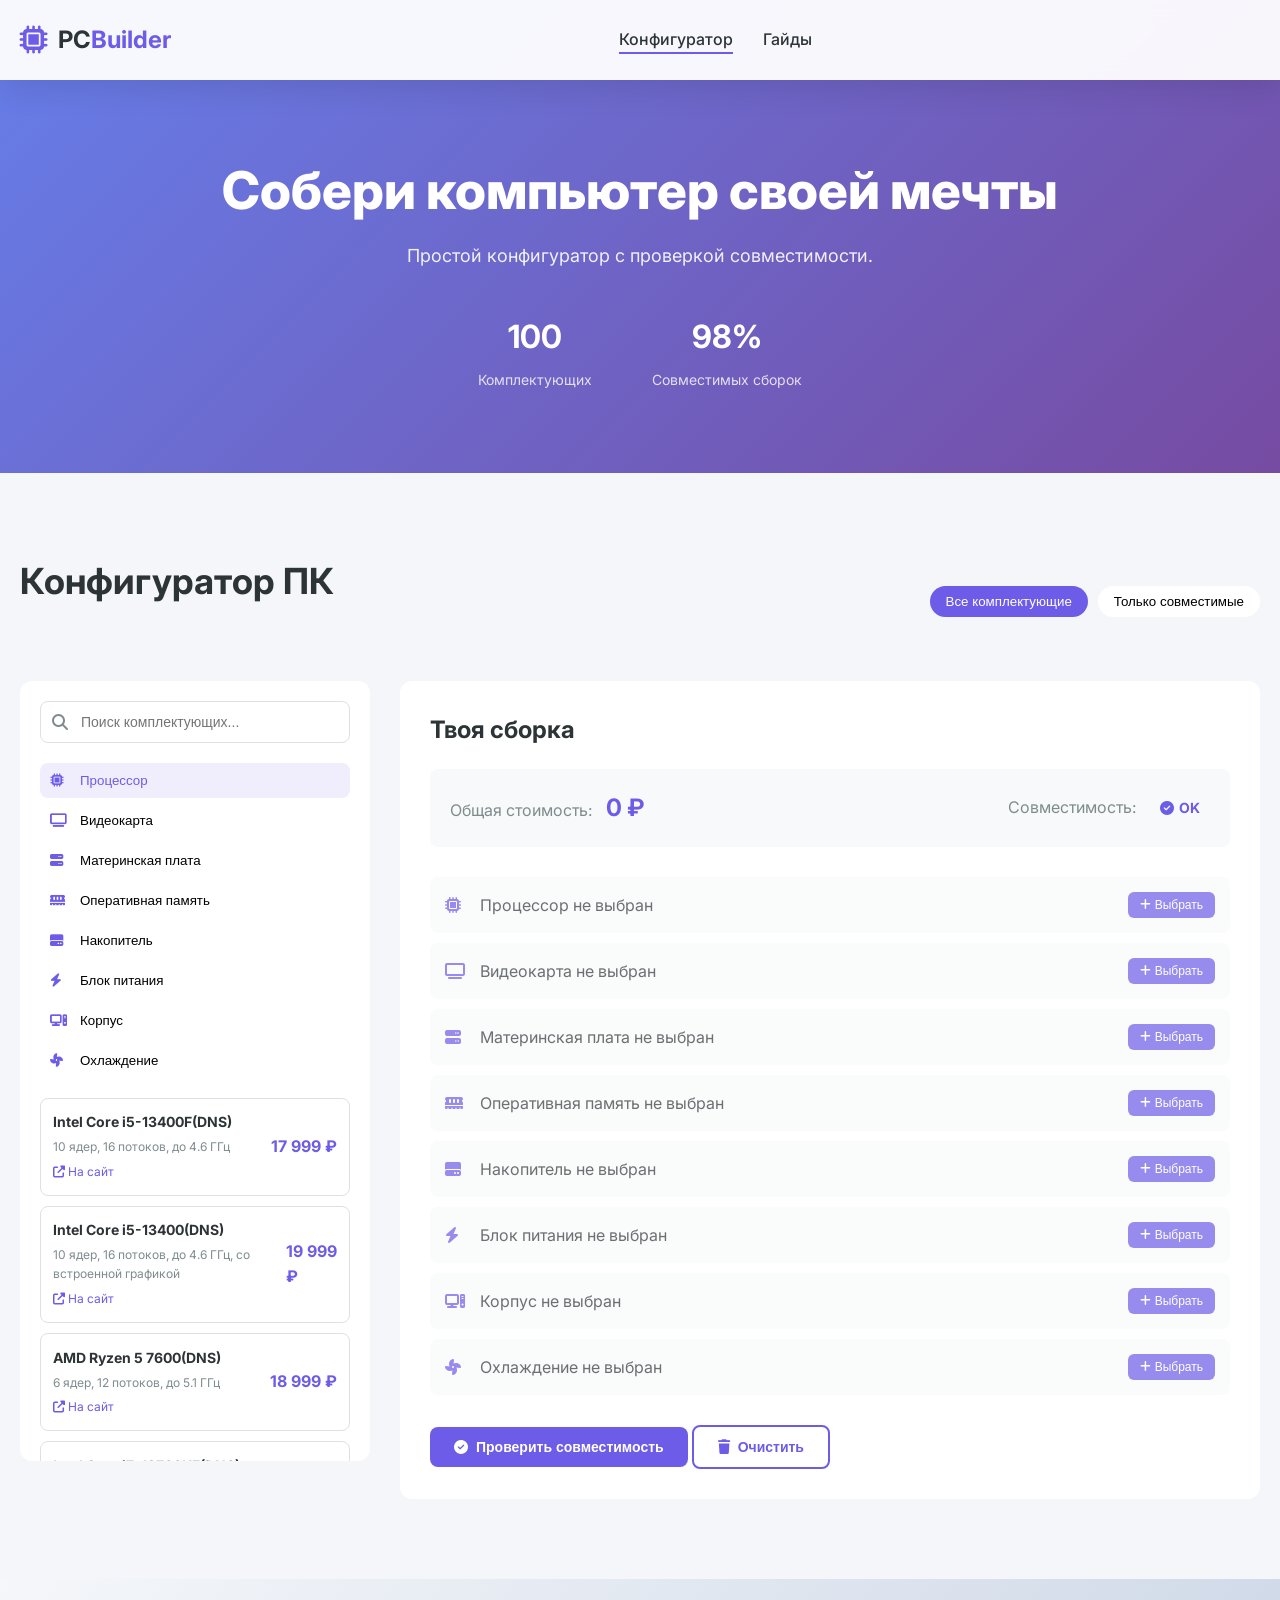
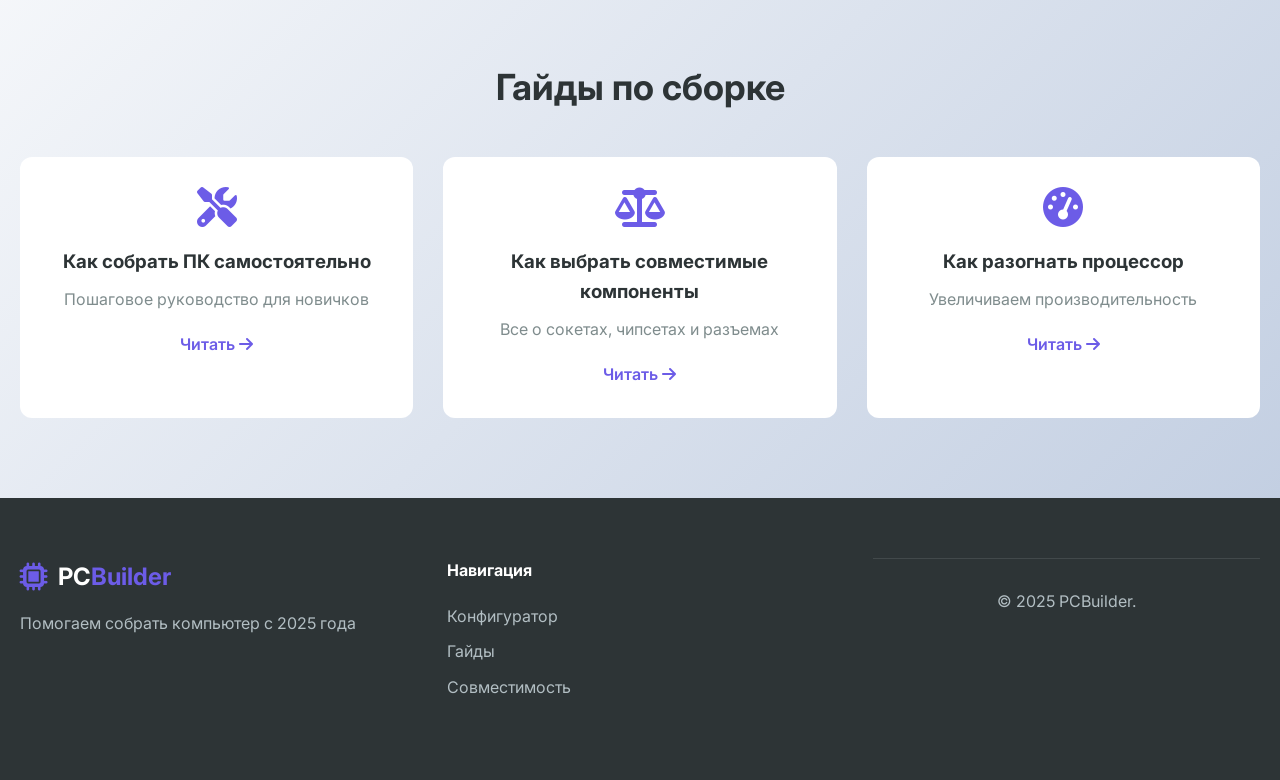
<file: сайт помощник вариант 1/помогатор.html>
<!DOCTYPE html>
<html lang="ru">
<head>
    <meta charset="UTF-8">
    <meta name="viewport" content="width=device-width, initial-scale=1.0">
    <title>PC Builder | Собери свой компьютер</title>
    <link rel="preconnect" href="https://fonts.googleapis.com">
    <link rel="preconnect" href="https://fonts.gstatic.com" crossorigin>
    <link href="https://fonts.googleapis.com/css2?family=Inter:wght@400;500;600;700;800&display=swap" rel="stylesheet">
    <link rel="stylesheet" href="https://cdnjs.cloudflare.com/ajax/libs/font-awesome/6.4.0/css/all.min.css">
    
    <link rel="stylesheet" href="сайт помощник.css">
</head>
<body>
    <header class="header">
        <div class="container">
            <div class="header__inner">
                <div class="logo">
                    <i class="fas fa-microchip"></i>
                    <span>PC<span class="highlight">Builder</span></span>
                </div>
                
                <nav class="nav">
                    <ul class="nav__list">
                        <li><a href="#configurator" class="nav__link active">Конфигуратор</a></li>
                        <li><a href="#guides" class="nav__link">Гайды</a></li>
                    </ul>
                </nav>
                
                <div class="header__actions">
                        <span></span>
                        <span></span>
                        <span></span>
                    </button>
                </div>
            </div>
        </div>
    </header>

    <main>
        <section class="hero">
            <div class="container">
                <div class="hero__content">
                    <h1 class="hero__title">
                        Собери компьютер своей мечты
                    </h1>
                    <p class="hero__subtitle">
                        Простой конфигуратор с проверкой совместимости. 
                    </p>
                    <div class="hero__stats">
                        <div class="stat-item">
                            <span class="stat-number">100</span>
                            <span class="stat-label">Комплектующих</span>
                        </div>
                        <div class="stat-item">
                            <span class="stat-number">98%</span>
                            <span class="stat-label">Совместимых сборок</span>
                        </div>
                    </div>
                </div>
            </div>
        </section>
        <section id="configurator" class="configurator">
            <div class="container">
                <div class="configurator__header">
                    <h2 class="section-title">Конфигуратор ПК</h2>
                    <div class="configurator__tabs">
                        <button class="tab-btn active" data-tab="all">Все комплектующие</button>
                        <button class="tab-btn" data-tab="compatible">Только совместимые</button>
                    </div>
                </div>
                <div class="configurator__grid">
                    <div class="components-sidebar">
                        <div class="components-search">
                            <i class="fas fa-search"></i>
                            <input type="text" placeholder="Поиск комплектующих..." id="searchComponents">
                        </div>

                        <div class="components-categories">
                            <button class="category-btn active" data-category="cpu">
                                <i class="fas fa-microchip"></i>
                                Процессор
                            </button>
                            <button class="category-btn" data-category="gpu">
                                <i class="fas fa-tv"></i>
                                Видеокарта
                            </button>
                            <button class="category-btn" data-category="motherboard">
                                <i class="fas fa-server"></i>
                                Материнская плата
                            </button>
                            <button class="category-btn" data-category="ram">
                                <i class="fas fa-memory"></i>
                                Оперативная память
                            </button>
                            <button class="category-btn" data-category="storage">
                                <i class="fas fa-hdd"></i>
                                Накопитель
                            </button>
                            <button class="category-btn" data-category="psu">
                                <i class="fas fa-bolt"></i>
                                Блок питания
                            </button>
                            <button class="category-btn" data-category="case">
                                <i class="fas fa-computer"></i>
                                Корпус
                            </button>
                            <button class="category-btn" data-category="cooler">
                                <i class="fas fa-fan"></i>
                                Охлаждение
                            </button>
                        </div>
                        <div class="components-list" id="componentsList">
                        </div>
                    </div>
                    <div class="build-area">
                        <h3 class="build-area__title">Твоя сборка</h3>
                        
                        <div class="build-summary">
                            <div class="build-stats">
                                <div class="build-stat">
                                    <span class="build-stat__label">Общая стоимость:</span>
                                    <span class="build-stat__value" id="totalPrice">0 ₽</span>
                                </div>
                                <div class="build-stat">
                                    <span class="build-stat__label">Совместимость:</span>
                                    <span class="build-stat__value compatibility-badge" id="compatibilityStatus">
                                        <i class="fas fa-check-circle"></i> OK
                                    </span>
                                </div>
                            </div>
                        </div>

                        <div class="build-components" id="buildComponents">
                            <div class="build-component empty" data-category="cpu">
                                <div class="build-component__info">
                                    <i class="fas fa-microchip"></i>
                                    <span>Процессор не выбран</span>
                                </div>
                                <button class="btn-add" onclick="selectCategory('cpu')">
                                    <i class="fas fa-plus"></i> Выбрать
                                </button>
                            </div>

                            <div class="build-component empty" data-category="gpu">
                                <div class="build-component__info">
                                    <i class="fas fa-tv"></i>
                                    <span>Видеокарта не выбрана</span>
                                </div>
                                <button class="btn-add" onclick="selectCategory('gpu')">
                                    <i class="fas fa-plus"></i> Выбрать
                                </button>
                            </div>

                            <div class="build-component empty" data-category="motherboard">
                                <div class="build-component__info">
                                    <i class="fas fa-server"></i>
                                    <span>Материнская плата не выбрана</span>
                                </div>
                                <button class="btn-add" onclick="selectCategory('motherboard')">
                                    <i class="fas fa-plus"></i> Выбрать
                                </button>
                            </div>

                            <div class="build-component empty" data-category="ram">
                                <div class="build-component__info">
                                    <i class="fas fa-memory"></i>
                                    <span>Оперативная память не выбрана</span>
                                </div>
                                <button class="btn-add" onclick="selectCategory('ram')">
                                    <i class="fas fa-plus"></i> Выбрать
                                </button>
                            </div>

                            <div class="build-component empty" data-category="storage">
                                <div class="build-component__info">
                                    <i class="fas fa-hdd"></i>
                                    <span>Накопитель не выбран</span>
                                </div>
                                <button class="btn-add" onclick="selectCategory('storage')">
                                    <i class="fas fa-plus"></i> Выбрать
                                </button>
                            </div>

                            <div class="build-component empty" data-category="psu">
                                <div class="build-component__info">
                                    <i class="fas fa-bolt"></i>
                                    <span>Блок питания не выбран</span>
                                </div>
                                <button class="btn-add" onclick="selectCategory('psu')">
                                    <i class="fas fa-plus"></i> Выбрать
                                </button>
                            </div>

                            <div class="build-component empty" data-category="case">
                                <div class="build-component__info">
                                    <i class="fas fa-computer"></i>
                                    <span>Корпус не выбран</span>
                                </div>
                                <button class="btn-add" onclick="selectCategory('case')">
                                    <i class="fas fa-plus"></i> Выбрать
                                </button>
                            </div>

                            <div class="build-component empty" data-category="cooler">
                                <div class="build-component__info">
                                    <i class="fas fa-fan"></i>
                                    <span>Охлаждение не выбрано</span>
                                </div>
                                <button class="btn-add" onclick="selectCategory('cooler')">
                                    <i class="fas fa-plus"></i> Выбрать
                                </button>
                            </div>
                        </div>

                        <div class="build-actions">
                            <button class="btn btn--primary" id="checkCompatibility">
                                <i class="fas fa-check-circle"></i> Проверить совместимость
                            </button>
                            <button class="btn btn--outline" onclick="window.location.reload()">
                                <i class="fas fa-trash"></i> Очистить
                            </button>
                        </div>
                    </div>
                </div>
            </div>
        </section>
        <section id="guides" class="guides">
            <div class="container">
                <h2 class="section-title">Гайды по сборке</h2>
                <div class="guides__grid">
                    <div class="guide-card">
                        <i class="fas fa-tools guide-card__icon"></i>
                        <h3>Как собрать ПК самостоятельно</h3>
                        <p>Пошаговое руководство для новичков</p>
                        <a href="как собрать пк.html" class="guide-card__link">Читать <i class="fas fa-arrow-right"></i></a>
                    </div>
                    
                    <div class="guide-card">
                        <i class="fas fa-balance-scale guide-card__icon"></i>
                        <h3>Как выбрать совместимые компоненты</h3>
                        <p>Все о сокетах, чипсетах и разъемах</p>
                        <a href="как выбрать компоненты.html" class="guide-card__link">Читать <i class="fas fa-arrow-right"></i></a>
                    </div>
                    
                    <div class="guide-card">
                        <i class="fas fa-tachometer-alt guide-card__icon"></i>
                        <h3>Как разогнать процессор</h3>
                        <p>Увеличиваем производительность</p>
                        <a href="как разогнать процессор.html" class="guide-card__link">Читать <i class="fas fa-arrow-right"></i></a>
                    </div>
                </div>
            </div>
        </section>
    </main>
    <button class="back-to-top" id="backToTop">
        <i class="fas fa-arrow-up"></i>
    </button>
    <footer class="footer">
        <div class="container">
            <div class="footer__content">
                <div class="footer__info">
                    <div class="logo">
                        <i class="fas fa-microchip"></i>
                        <span>PC<span class="highlight">Builder</span></span>
                    </div>
                    <p>Помогаем собрать компьютер с 2025 года</p>
                </div>
                
                <div class="footer__links">
                    <h4>Навигация</h4>
                    <ul>
                        <li><a href="#configurator">Конфигуратор</a></li>
                        <li><a href="#guides">Гайды</a></li>
                        <li><a href="#compatibility">Совместимость</a></li>
                    </ul>
                </div>           
            <div class="footer__bottom">
                <p>&copy; 2025 PCBuilder.</p>
            </div>
        </div>
    </footer>

    <script src="data.js"></script>
    <script src="configurator.js"></script>
    <script src="script.js"></script>
</body>
</html>
</file>
<file: сайт помощник вариант 1/сайт помощник.css>
/* Переменные */
:root {
    --primary: #6C5CE7;
    --primary-dark: #5649c0;
    --secondary: #00B894;
    --accent: #FD79A8;
    --dark: #2D3436;
    --light: #F5F6FA;
    --gray: #7f8c8d;
    --white: #ffffff;
    --success: #00B894;
    --warning: #FDCB6E;
    --danger: #D63031;
    --shadow: 0 10px 30px rgba(0, 0, 0, 0.1);
    --shadow-hover: 0 20px 40px rgba(108, 92, 231, 0.2);
    --border-radius: 12px;
    --transition: all 0.3s ease;
}

/* Базовые стили */
* {
    margin: 0;
    padding: 0;
    box-sizing: border-box;
}

html {
    scroll-behavior: smooth;
}

body {
    font-family: 'Inter', sans-serif;
    color: var(--dark);
    background: var(--light);
    line-height: 1.6;
}

.container {
    max-width: 1400px;
    margin: 0 auto;
    padding: 0 20px;
}

/* Типография */
.gradient-text {
    background: linear-gradient(135deg, var(--primary), var(--accent));
    -webkit-background-clip: text;
    -webkit-text-fill-color: transparent;
    background-clip: text;
}

.section-title {
    font-size: 36px;
    font-weight: 700;
    margin-bottom: 40px;
    text-align: center;
}

.highlight {
    color: var(--primary);
}

/* Шапка */
.header {
    position: fixed;
    top: 0;
    left: 0;
    right: 0;
    background: rgba(255, 255, 255, 0.95);
    backdrop-filter: blur(10px);
    z-index: 1000;
    box-shadow: var(--shadow);
}

.header__inner {
    display: flex;
    justify-content: space-between;
    align-items: center;
    height: 80px;
}

.logo {
    display: flex;
    align-items: center;
    gap: 10px;
    font-size: 24px;
    font-weight: 700;
}

.logo i {
    color: var(--primary);
    font-size: 28px;
}

/* Навигация */
.nav__list {
    display: flex;
    list-style: none;
    gap: 30px;
}

.nav__link {
    color: var(--dark);
    text-decoration: none;
    font-weight: 500;
    transition: var(--transition);
    position: relative;
}

.nav__link::after {
    content: '';
    position: absolute;
    bottom: -5px;
    left: 0;
    width: 0;
    height: 2px;
    background: var(--primary);
    transition: var(--transition);
}

.nav__link:hover::after,
.nav__link.active::after {
    width: 100%;
}

/* Кнопки */
.btn {
    display: inline-flex;
    align-items: center;
    gap: 8px;
    padding: 12px 24px;
    border-radius: 8px;
    font-weight: 600;
    text-decoration: none;
    cursor: pointer;
    transition: var(--transition);
    border: none;
    font-size: 14px;
}

.btn--primary {
    background: var(--primary);
    color: var(--white);
}

.btn--primary:hover {
    background: var(--primary-dark);
    transform: translateY(-2px);
    box-shadow: var(--shadow-hover);
}

.btn--outline {
    background: transparent;
    border: 2px solid var(--primary);
    color: var(--primary);
}

.btn--outline:hover {
    background: var(--primary);
    color: var(--white);
}

.btn--small {
    padding: 8px 16px;
    font-size: 13px;
}

/* Hero секция */
.hero {
    padding: 160px 0 80px;
    background: linear-gradient(135deg, #667eea 0%, #764ba2 100%);
    color: var(--white);
    text-align: center;
}

.hero__title {
    font-size: 52px;
    font-weight: 800;
    margin-bottom: 20px;
    line-height: 1.2;
}

.hero__subtitle {
    font-size: 18px;
    max-width: 600px;
    margin: 0 auto 40px;
    opacity: 0.9;
}

.hero__stats {
    display: flex;
    justify-content: center;
    gap: 60px;
    margin-top: 40px;
}

.stat-item {
    text-align: center;
}

.stat-number {
    display: block;
    font-size: 32px;
    font-weight: 700;
    margin-bottom: 5px;
}

.stat-label {
    font-size: 14px;
    opacity: 0.8;
}

/* Конфигуратор */
.configurator {
    padding: 80px 0;
}

.configurator__header {
    display: flex;
    justify-content: space-between;
    align-items: center;
    margin-bottom: 30px;
}

.configurator__tabs {
    display: flex;
    gap: 10px;
}

.tab-btn {
    padding: 8px 16px;
    border: none;
    background: var(--white);
    border-radius: 20px;
    cursor: pointer;
    font-weight: 500;
    transition: var(--transition);
}

.tab-btn.active {
    background: var(--primary);
    color: var(--white);
}

.configurator__grid {
    display: grid;
    grid-template-columns: 350px 1fr;
    gap: 30px;
}

/* Боковая панель */
.components-sidebar {
    background: var(--white);
    border-radius: var(--border-radius);
    padding: 20px;
    height: fit-content;
    max-height: calc(100vh - 120px);
    overflow-y: auto;
    position: sticky;
    top: 100px;
}

.components-search {
    position: relative;
    margin-bottom: 20px;
}

.components-search i {
    position: absolute;
    left: 12px;
    top: 50%;
    transform: translateY(-50%);
    color: var(--gray);
}

.components-search input {
    width: 100%;
    padding: 12px 12px 12px 40px;
    border: 1px solid #e0e0e0;
    border-radius: 8px;
    font-size: 14px;
}

.components-categories {
    display: flex;
    flex-direction: column;
    gap: 5px;
    margin-bottom: 20px;
}

.category-btn {
    display: flex;
    align-items: center;
    gap: 10px;
    padding: 10px;
    border: none;
    background: none;
    border-radius: 8px;
    cursor: pointer;
    transition: var(--transition);
    width: 100%;
    text-align: left;
}

.category-btn i {
    width: 20px;
    color: var(--primary);
}

.category-btn:hover,
.category-btn.active {
    background: rgba(108, 92, 231, 0.1);
    color: var(--primary);
}

.components-list {
    display: flex;
    flex-direction: column;
    gap: 10px;
}

/* Карточка компонента */
.component-card {
    display: flex;
    justify-content: space-between;
    align-items: center;
    padding: 12px;
    border: 1px solid #e0e0e0;
    border-radius: 8px;
    cursor: pointer;
    transition: var(--transition);
}

.component-card:hover {
    border-color: var(--primary);
    box-shadow: var(--shadow);
}

.component-card__info h4 {
    font-size: 14px;
    margin-bottom: 4px;
}

.component-card__info p {
    font-size: 12px;
    color: var(--gray);
}

.component-card__price {
    font-weight: 700;
    color: var(--primary);
}

.component-card.selected {
    background: rgba(108, 92, 231, 0.1);
    border-color: var(--primary);
}

/* Область сборки */
.build-area {
    background: var(--white);
    border-radius: var(--border-radius);
    padding: 30px;
}

.build-area__title {
    font-size: 24px;
    margin-bottom: 20px;
}

.build-summary {
    background: #f8f9fa;
    border-radius: 8px;
    padding: 20px;
    margin-bottom: 30px;
}

.build-stats {
    display: flex;
    justify-content: space-between;
    align-items: center;
}

.build-stat__label {
    color: var(--gray);
    margin-right: 10px;
}

.build-stat__value {
    font-size: 24px;
    font-weight: 700;
    color: var(--primary);
}

.compatibility-badge {
    display: inline-flex;
    align-items: center;
    gap: 5px;
    padding: 5px 10px;
    border-radius: 20px;
    font-size: 14px;
}

.compatibility-badge.success {
    background: rgba(0, 184, 148, 0.1);
    color: var(--success);
}

.compatibility-badge.warning {
    background: rgba(253, 203, 110, 0.1);
    color: var(--warning);
}

.compatibility-badge.danger {
    background: rgba(214, 48, 49, 0.1);
    color: var(--danger);
}

/* Компонент в сборке */
.build-components {
    display: flex;
    flex-direction: column;
    gap: 10px;
    margin-bottom: 30px;
}

.build-component {
    display: flex;
    justify-content: space-between;
    align-items: center;
    padding: 15px;
    background: #f8f9fa;
    border-radius: 8px;
    transition: var(--transition);
}

.build-component.selected {
    background: rgba(108, 92, 231, 0.05);
    border-left: 4px solid var(--primary);
}

.build-component.empty {
    opacity: 0.7;
}

.build-component__info {
    display: flex;
    align-items: center;
    gap: 15px;
}

.build-component__info i {
    width: 20px;
    color: var(--primary);
}

.build-component__details h4 {
    font-size: 14px;
    margin-bottom: 4px;
}

.build-component__details p {
    font-size: 12px;
    color: var(--gray);
}

.btn-add {
    padding: 6px 12px;
    background: var(--primary);
    color: var(--white);
    border: none;
    border-radius: 6px;
    cursor: pointer;
    font-size: 12px;
}

.btn-remove {
    color: var(--danger);
    background: none;
    border: none;
    cursor: pointer;
    font-size: 16px;
}

/* Популярные сборки */
.popular-builds {
    padding: 80px 0;
    background: var(--white);
}

.builds-grid {
    display: grid;
    grid-template-columns: repeat(auto-fit, minmax(300px, 1fr));
    gap: 30px;
}

.build-card {
    background: var(--white);
    border-radius: var(--border-radius);
    overflow: hidden;
    box-shadow: var(--shadow);
    transition: var(--transition);
    position: relative;
}

.build-card:hover {
    transform: translateY(-5px);
    box-shadow: var(--shadow-hover);
}

.build-card__badge {
    position: absolute;
    top: 20px;
    right: 20px;
    padding: 5px 10px;
    background: var(--primary);
    color: var(--white);
    border-radius: 20px;
    font-size: 12px;
    font-weight: 600;
}

.build-card__image {
    width: 100%;
    height: 200px;
    object-fit: cover;
}

.build-card__title {
    padding: 20px 20px 10px;
    font-size: 18px;
}

.build-card__specs {
    padding: 0 20px 20px;
    display: flex;
    flex-wrap: wrap;
    gap: 10px;
}

.build-card__specs span {
    font-size: 13px;
    color: var(--gray);
    display: flex;
    align-items: center;
    gap: 5px;
}

.build-card__price {
    padding: 0 20px 20px;
    font-size: 24px;
    font-weight: 700;
    color: var(--primary);
}

/* Гайды */
.guides {
    padding: 80px 0;
    background: linear-gradient(135deg, #f5f7fa 0%, #c3cfe2 100%);
}

.guides__grid {
    display: grid;
    grid-template-columns: repeat(auto-fit, minmax(300px, 1fr));
    gap: 30px;
}

.guide-card {
    background: var(--white);
    padding: 30px;
    border-radius: var(--border-radius);
    text-align: center;
    transition: var(--transition);
}

.guide-card:hover {
    transform: translateY(-5px);
    box-shadow: var(--shadow);
}

.guide-card__icon {
    font-size: 40px;
    color: var(--primary);
    margin-bottom: 20px;
}

.guide-card h3 {
    margin-bottom: 10px;
}

.guide-card p {
    color: var(--gray);
    margin-bottom: 20px;
}

.guide-card__link {
    color: var(--primary);
    text-decoration: none;
    font-weight: 600;
}

/* Кнопка "Наверх" */
.back-to-top {
    position: fixed;
    bottom: 30px;
    right: 30px;
    width: 50px;
    height: 50px;
    background: var(--primary);
    color: var(--white);
    border: none;
    border-radius: 50%;
    cursor: pointer;
    display: flex;
    align-items: center;
    justify-content: center;
    font-size: 20px;
    opacity: 0;
    visibility: hidden;
    transition: var(--transition);
    z-index: 99;
}

.back-to-top.show {
    opacity: 1;
    visibility: visible;
}

.back-to-top:hover {
    background: var(--primary-dark);
    transform: translateY(-3px);
}

/* Футер */
.footer {
    background: var(--dark);
    color: var(--white);
    padding: 60px 0 30px;
}

.footer__content {
    display: grid;
    grid-template-columns: repeat(auto-fit, minmax(250px, 1fr));
    gap: 40px;
    margin-bottom: 40px;
}

.footer__info p {
    color: #b2bec3;
    margin-top: 15px;
}

.footer__links h4,
.footer__social h4 {
    margin-bottom: 20px;
}

.footer__links ul {
    list-style: none;
}

.footer__links li {
    margin-bottom: 10px;
}

.footer__links a {
    color: #b2bec3;
    text-decoration: none;
    transition: var(--transition);
}

.footer__links a:hover {
    color: var(--white);
}

.social-links {
    display: flex;
    gap: 15px;
}

.social-links a {
    width: 40px;
    height: 40px;
    background: rgba(255, 255, 255, 0.1);
    border-radius: 50%;
    display: flex;
    align-items: center;
    justify-content: center;
    color: var(--white);
    transition: var(--transition);
}

.social-links a:hover {
    background: var(--primary);
    transform: translateY(-3px);
}

.footer__bottom {
    text-align: center;
    padding-top: 30px;
    border-top: 1px solid rgba(255, 255, 255, 0.1);
    color: #b2bec3;
}

/* Медиа-запросы */
@media (max-width: 1024px) {
    .configurator__grid {
        grid-template-columns: 1fr;
    }
    
    .components-sidebar {
        position: static;
        max-height: 400px;
    }
}

@media (max-width: 768px) {
    .nav {
        display: none;
    }
    
    .burger {
        display: flex;
    }
    
    .hero__title {
        font-size: 36px;
    }
    
    .hero__stats {
        flex-direction: column;
        gap: 20px;
    }
    
    .configurator__header {
        flex-direction: column;
        gap: 15px;
    }
    
    .builds-grid {
        grid-template-columns: 1fr;
    }
}
</file>
